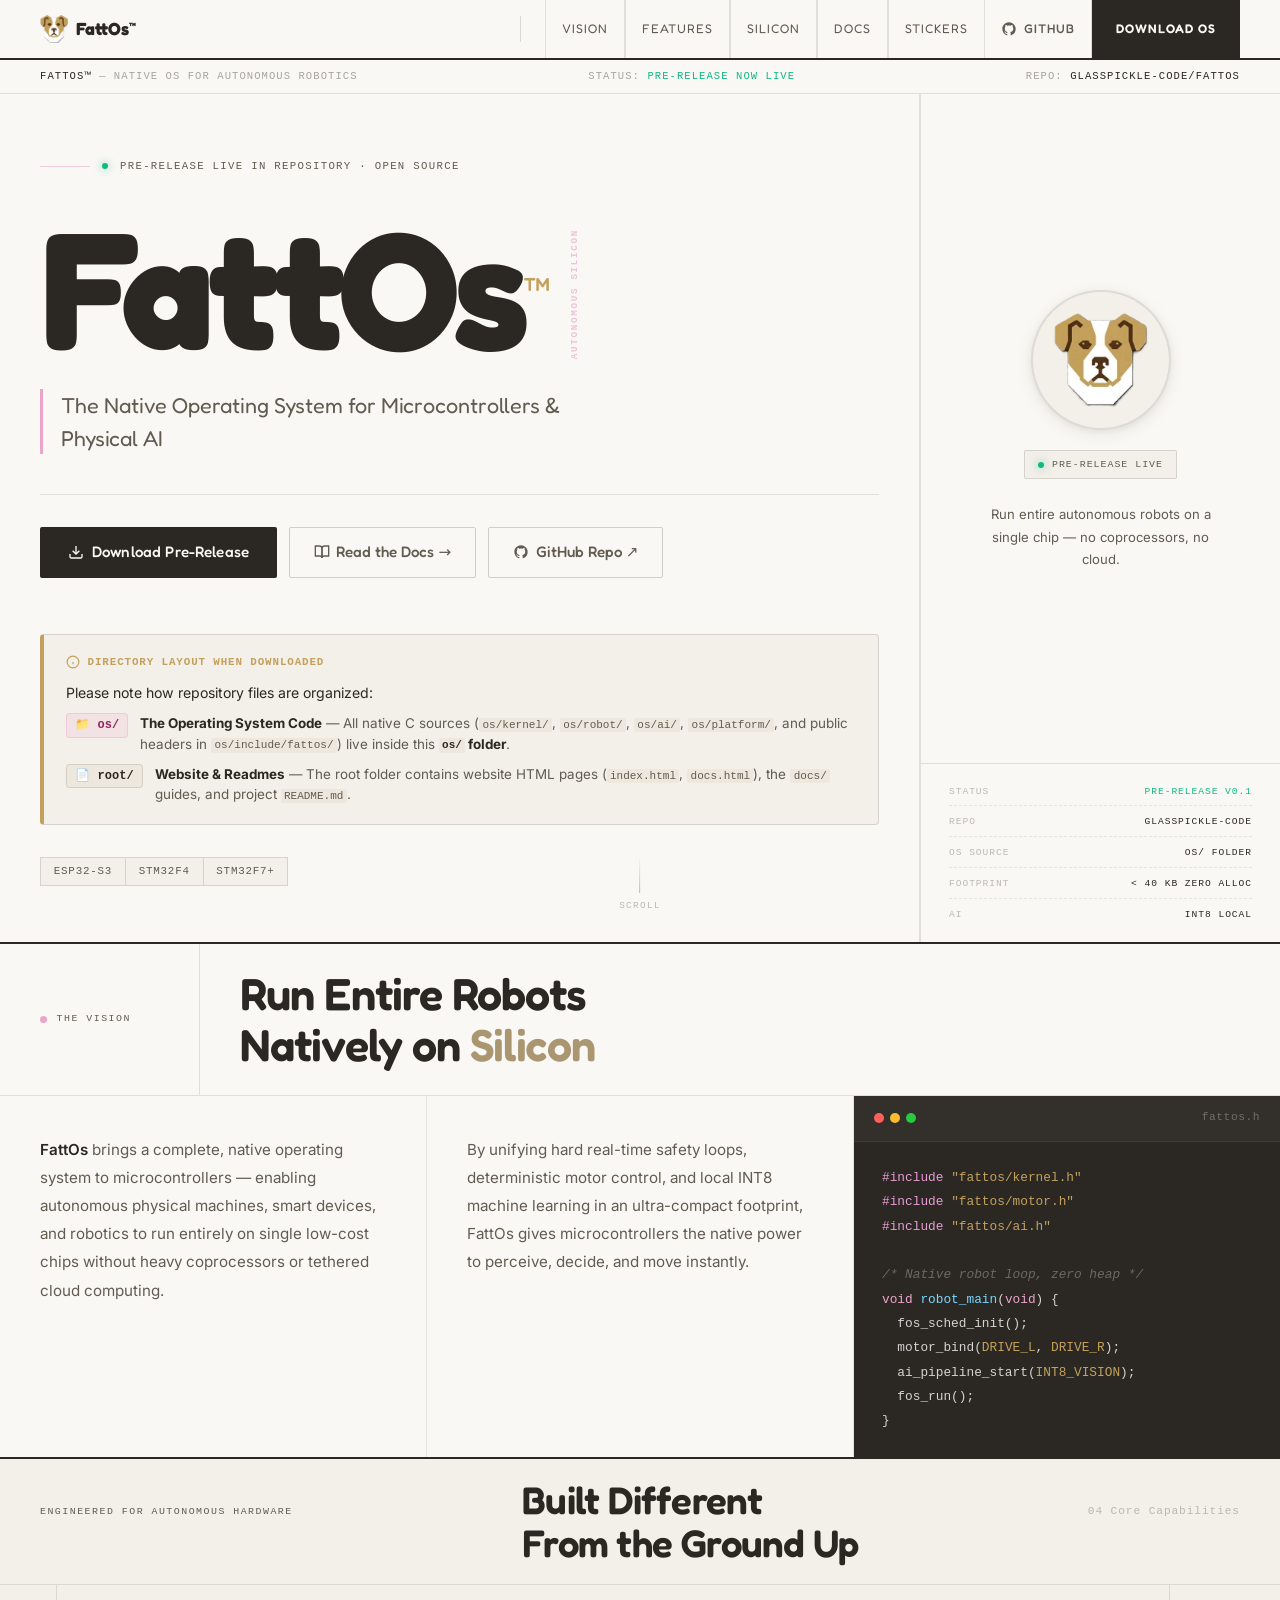
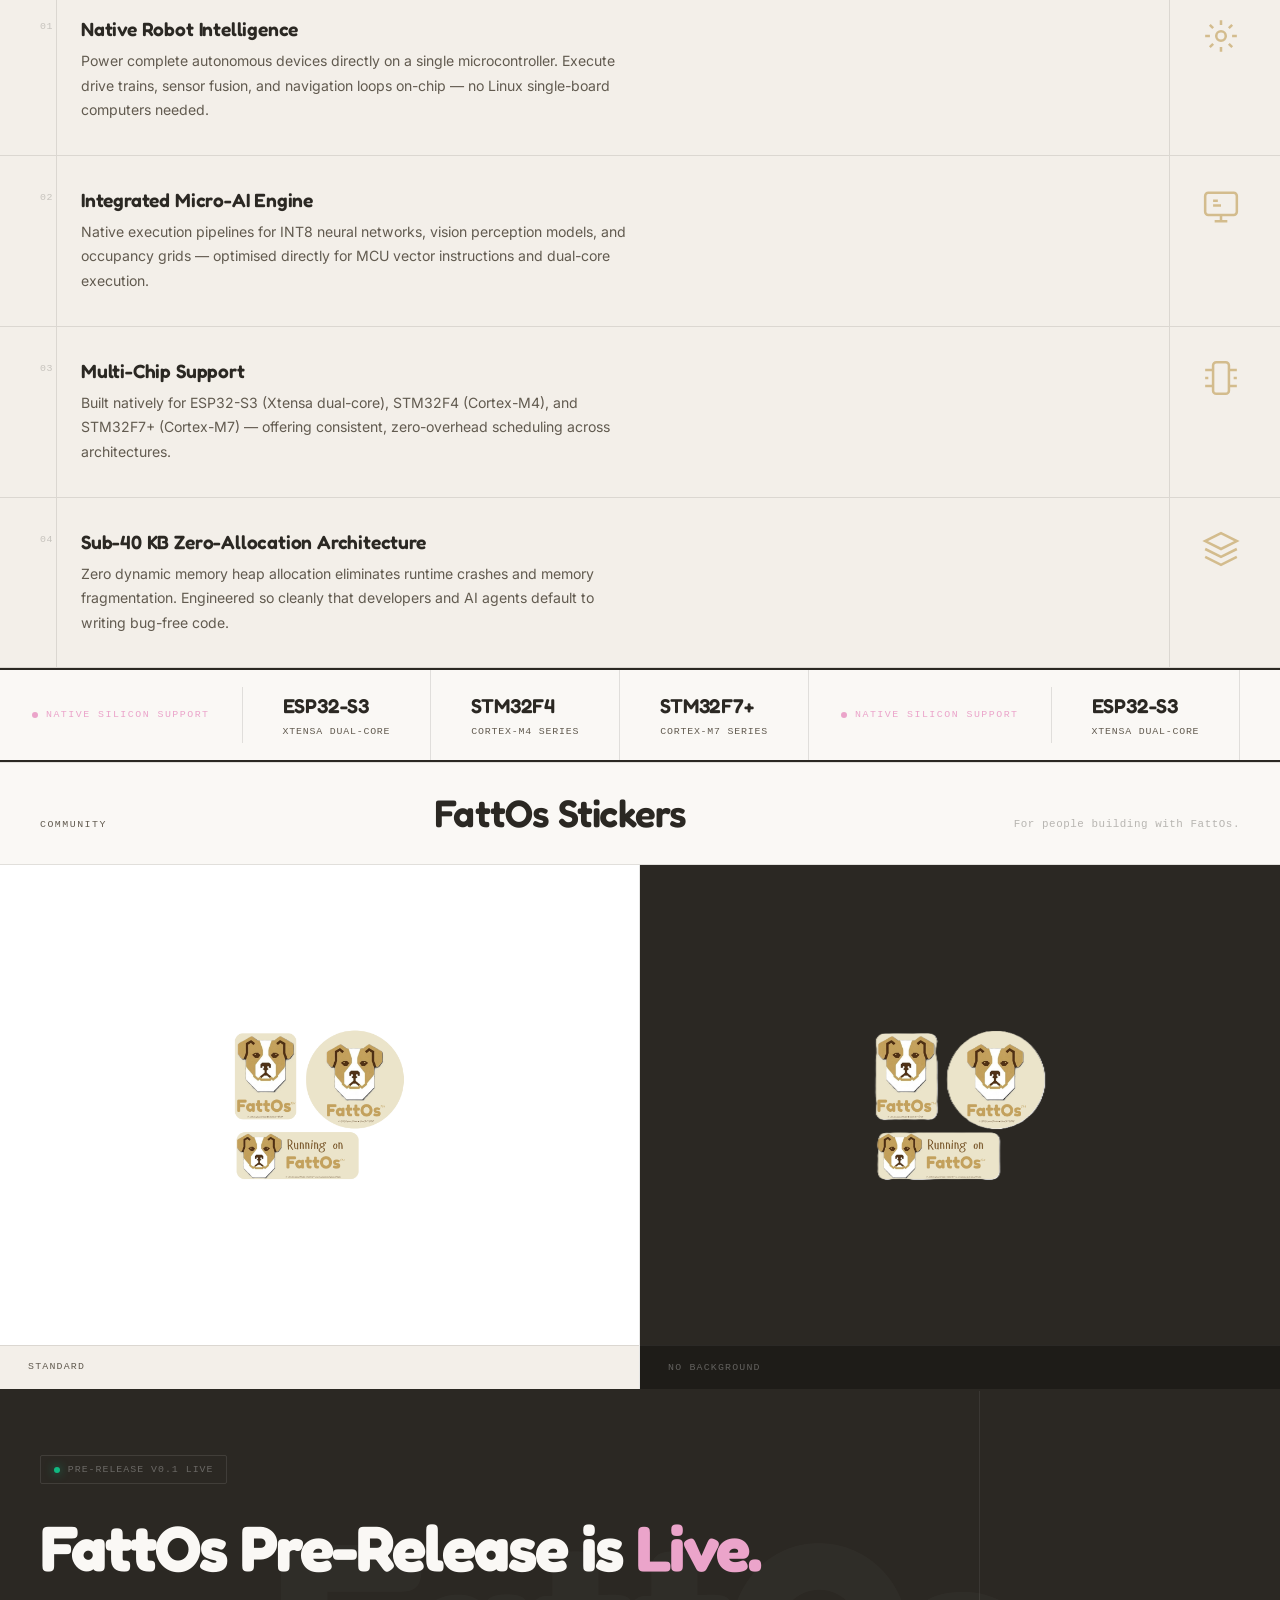
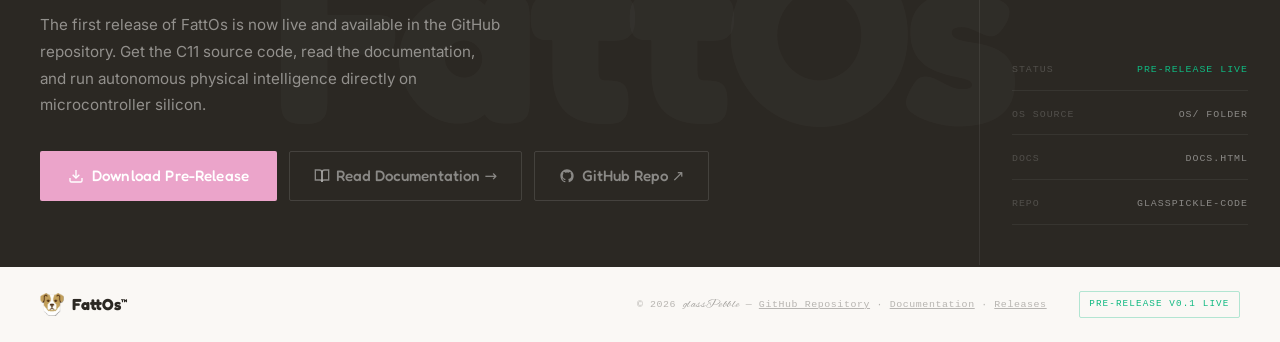
<file: index.html>
<!DOCTYPE html>
<html lang="en">

<head>
    <meta charset="UTF-8">
    <meta name="viewport" content="width=device-width, initial-scale=1.0">
    <title>FattOs&#x2122; &#x2014; The Native OS for Autonomous Robotics</title>
    <meta name="description" content="FattOs is a native operating system for microcontrollers, enabling autonomous robots and physical AI to run entirely on single low-cost chips. Built for ESP32-S3, STM32F4, and STM32F7+.">
    <meta name="google-site-verification" content="dew1viT_vTxwxQNqXb1rSCo1tTMroK54NyOuT3PNh_M" />
    <link rel="preconnect" href="https://fonts.googleapis.com">
    <link rel="preconnect" href="https://fonts.gstatic.com" crossorigin>
    <link href="https://fonts.googleapis.com/css2?family=Alex+Brush&family=Fredoka:wght@300;400;500;600;700&family=Inter:ital,opsz,wght@0,14..32,300;0,14..32,400;0,14..32,500;0,14..32,600;1,14..32,300;1,14..32,400&display=swap" rel="stylesheet">
    <link rel="stylesheet" href="style.css">
</head>

<body>

    <!-- NAV -->
    <nav id="nav" aria-label="Main navigation">
        <div class="nav-inner">
            <a href="#top" class="nav-logo" aria-label="FattOs home">
                <img src="FattOs.png" alt="FattOs logo mark" class="nav-logo-img" width="36" height="36">
                <span class="nav-logo-text">FattOs<sup>&#x2122;</sup></span>
            </a>
            <div class="nav-sep" aria-hidden="true"></div>
            <ul class="nav-links" role="list">
                <li><a href="#vision">Vision</a></li>
                <li><a href="#features">Features</a></li>
                <li><a href="#silicon">Silicon</a></li>
                <li><a href="docs.html">Docs</a></li>
                <li><a href="#stickers">Stickers</a></li>
            </ul>
            <a href="https://github.com/glassPickle-code/fattos" target="_blank" rel="noopener" class="nav-github-link" aria-label="FattOs GitHub Repository" title="FattOs a native autonomous OS for MCUs">
                <svg width="16" height="16" viewBox="0 0 24 24" fill="currentColor"><path fill-rule="evenodd" clip-rule="evenodd" d="M12 2C6.477 2 2 6.484 2 12.017c0 4.425 2.865 8.18 6.839 9.504.5.092.682-.217.682-.483 0-.237-.008-.868-.013-1.703-2.782.605-3.369-1.343-3.369-1.343-.454-1.158-1.11-1.466-1.11-1.466-.908-.62.069-.608.069-.608 1.003.07 1.53 1.032 1.53 1.032.892 1.53 2.341 1.088 2.91.832.092-.647.35-1.088.636-1.338-2.22-.253-4.555-1.113-4.555-4.951 0-1.093.39-1.988 1.029-2.688-.103-.253-.446-1.272.098-2.65 0 0 .84-.27 2.75 1.026A9.564 9.564 0 0112 6.844c.85.004 1.705.115 2.504.337 1.909-1.296 2.747-1.027 2.747-1.027.546 1.379.202 2.398.1 2.651.64.7 1.028 1.595 1.028 2.688 0 3.848-2.339 4.695-4.566 4.943.359.309.678.92.678 1.855 0 1.338-.012 2.419-.012 2.747 0 .268.18.58.688.482A10.019 10.019 0 0022 12.017C22 6.484 17.522 2 12 2z"/></svg>
                <span>GitHub</span>
            </a>
            <a href="https://github.com/glassPickle-code/fattos/archive/refs/heads/main.zip" class="nav-cta" download>Download OS</a>
            <button class="nav-hamburger" id="navHamburger" aria-label="Toggle menu" aria-expanded="false">
                <span></span><span></span><span></span>
            </button>
        </div>
    </nav>

    <!-- HERO -->
    <section id="top" class="hero">

        <!-- dateline strip -->
        <div class="hero-dateline">
            <span class="hero-dateline-item"><strong>FattOs&#x2122;</strong> &mdash; Native OS for Autonomous Robotics</span>
            <span class="hero-dateline-item">Status: <strong style="color: #10b981;">Pre-Release Now Live</strong></span>
            <span class="hero-dateline-item">Repo: <strong>glassPickle-code/fattos</strong></span>
        </div>

        <!-- two-column editorial grid -->
        <div class="hero-grid">

            <!-- LEFT: typographic main column -->
            <div class="hero-main">

                <div class="hero-overline reveal">
                    <span class="hero-overline-rule" aria-hidden="true"></span>
                    <span class="badge-dot badge-dot--live" aria-hidden="true"></span>
                    Pre-Release Live in Repository &middot; Open Source
                </div>

                <div class="hero-title-block">
                    <h1 class="hero-title reveal" style="--d:0.1s">
                        FattOs<span class="tm">&#x2122;</span>
                        <span class="hero-title-deco" aria-hidden="true">Autonomous&nbsp;Silicon</span>
                    </h1>
                    <p class="hero-tagline reveal" style="--d:0.2s">
                        The Native Operating System for&nbsp;Microcontrollers &amp; Physical&nbsp;AI
                    </p>
                </div>

                <div class="hero-bottom reveal" style="--d:0.3s">
                    <div class="hero-actions">
                        <a href="https://github.com/glassPickle-code/fattos/archive/refs/heads/main.zip" class="btn-primary" download title="Download FattOs Pre-Release ZIP">
                            <svg class="btn-icon" viewBox="0 0 24 24" fill="none" stroke="currentColor" stroke-width="2"><path d="M21 15v4a2 2 0 0 1-2 2H5a2 2 0 0 1-2-2v-4"/><polyline points="7 10 12 15 17 10"/><line x1="12" y1="15" x2="12" y2="3"/></svg>
                            Download Pre-Release
                        </a>
                        <a href="docs.html" class="btn-ghost" title="Read FattOs Documentation">
                            <svg class="btn-icon" viewBox="0 0 24 24" fill="none" stroke="currentColor" stroke-width="2"><path d="M2 3h6a4 4 0 0 1 4 4v14a3 3 0 0 0-3-3H2z"/><path d="M22 3h-6a4 4 0 0 0-4 4v14a3 3 0 0 1 3-3h7z"/></svg>
                            Read the Docs &rarr;
                        </a>
                        <a href="https://github.com/glassPickle-code/fattos" target="_blank" rel="noopener" class="btn-ghost" title="View glassPickle-code/fattos on GitHub">
                            <svg class="btn-icon" viewBox="0 0 24 24" fill="currentColor"><path fill-rule="evenodd" clip-rule="evenodd" d="M12 2C6.477 2 2 6.484 2 12.017c0 4.425 2.865 8.18 6.839 9.504.5.092.682-.217.682-.483 0-.237-.008-.868-.013-1.703-2.782.605-3.369-1.343-3.369-1.343-.454-1.158-1.11-1.466-1.11-1.466-.908-.62.069-.608.069-.608 1.003.07 1.53 1.032 1.53 1.032.892 1.53 2.341 1.088 2.91.832.092-.647.35-1.088.636-1.338-2.22-.253-4.555-1.113-4.555-4.951 0-1.093.39-1.988 1.029-2.688-.103-.253-.446-1.272.098-2.65 0 0 .84-.27 2.75 1.026A9.564 9.564 0 0112 6.844c.85.004 1.705.115 2.504.337 1.909-1.296 2.747-1.027 2.747-1.027.546 1.379.202 2.398.1 2.651.64.7 1.028 1.595 1.028 2.688 0 3.848-2.339 4.695-4.566 4.943.359.309.678.92.678 1.855 0 1.338-.012 2.419-.012 2.747 0 .268.18.58.688.482A10.019 10.019 0 0022 12.017C22 6.484 17.522 2 12 2z"/></svg>
                            GitHub Repo &#x2197;
                        </a>
                    </div>

                    <!-- Directory structure explainer card -->
                    <div class="os-folder-card" role="region" aria-label="Directory layout notice">
                        <div class="os-folder-badge">
                            <svg width="14" height="14" viewBox="0 0 24 24" fill="none" stroke="currentColor" stroke-width="2"><circle cx="12" cy="12" r="10"/><line x1="12" y1="16" x2="12" y2="12"/><line x1="12" y1="8" x2="12.01" y2="8"/></svg>
                            <span>Directory Layout When Downloaded</span>
                        </div>
                        <p class="os-folder-text">
                            Please note how repository files are organized:
                        </p>
                        <div class="os-folder-paths">
                            <div class="os-path-item">
                                <span class="os-path-tag os-path-tag--primary">📁 os/</span>
                                <span class="os-path-desc"><strong>The Operating System Code</strong> &mdash; All native C sources (<code>os/kernel/</code>, <code>os/robot/</code>, <code>os/ai/</code>, <code>os/platform/</code>, and public headers in <code>os/include/fattos/</code>) live inside this <strong><code>os/</code> folder</strong>.</span>
                            </div>
                            <div class="os-path-item">
                                <span class="os-path-tag">📄 root/</span>
                                <span class="os-path-desc"><strong>Website &amp; Readmes</strong> &mdash; The root folder contains website HTML pages (<code>index.html</code>, <code>docs.html</code>), the <code>docs/</code> guides, and project <code>README.md</code>.</span>
                            </div>
                        </div>
                    </div>

                    <div class="hero-chips-inline" aria-label="Supported hardware">
                        <span class="chip-ed">ESP32-S3</span>
                        <span class="chip-ed">STM32F4</span>
                        <span class="chip-ed">STM32F7+</span>
                    </div>
                </div>

            </div>

            <!-- RIGHT: sidebar column -->
            <aside class="hero-sidebar">
                <div class="hero-sidebar-top">
                    <div class="hero-logo-wrap reveal">
                        <img src="FattOs.png" alt="FattOs" width="140" height="140" fetchpriority="high">
                    </div>
                    <div class="hero-sidebar-badge reveal" style="--d:0.15s">
                        <span class="badge-dot badge-dot--live"></span>
                        Pre-Release Live
                    </div>
                    <p class="hero-sidebar-desc reveal" style="--d:0.25s">
                        Run entire autonomous robots on a single chip &mdash; no coprocessors, no cloud.
                    </p>
                </div>
                <div class="hero-sidebar-meta">
                    <div class="hero-meta-row"><span>Status</span><strong style="color:#10b981;">Pre-Release v0.1</strong></div>
                    <div class="hero-meta-row"><span>Repo</span><strong>glassPickle-code</strong></div>
                    <div class="hero-meta-row"><span>OS Source</span><strong>os/ folder</strong></div>
                    <div class="hero-meta-row"><span>Footprint</span><strong>&lt; 40 KB Zero Alloc</strong></div>
                    <div class="hero-meta-row"><span>AI</span><strong>INT8 Local</strong></div>
                </div>
            </aside>

        </div><!-- /hero-grid -->

        <div class="hero-scroll-hint" aria-hidden="true">
            <span class="scroll-line"></span>
            <span class="scroll-label">scroll</span>
        </div>
    </section>

    <!-- VISION -->
    <section id="vision" class="vision">
        <div class="vision-header">
            <div class="vision-header-label reveal">The Vision</div>
            <h2 class="vision-header-title reveal" style="--d:0.1s">
                Run Entire Robots<br>Natively on <em>Silicon</em>
            </h2>
        </div>
        <div class="vision-columns">
            <div class="vision-col reveal" style="--d:0.1s">
                <p>
                    <strong>FattOs</strong> brings a complete, native operating system to microcontrollers &mdash; enabling
                    autonomous physical machines, smart devices, and robotics to run entirely on single low-cost chips
                    without heavy coprocessors or tethered cloud computing.
                </p>
            </div>
            <div class="vision-col-rule" aria-hidden="true"></div>
            <div class="vision-col reveal" style="--d:0.2s">
                <p>
                    By unifying hard real-time safety loops, deterministic motor control, and local INT8 machine
                    learning in an ultra-compact footprint, FattOs gives microcontrollers the native power to
                    perceive, decide, and move instantly.
                </p>
            </div>
            <div class="vision-col-rule" aria-hidden="true"></div>
            <div class="vision-col vision-col--code reveal" style="--d:0.0s" aria-hidden="true">
                <div class="code-block">
                    <div class="code-header">
                        <span class="code-dot"></span><span class="code-dot"></span><span class="code-dot"></span>
                        <span class="code-lang">fattos.h</span>
                    </div>
                    <pre class="code-body"><code><span class="c-kw">#include</span> <span class="c-str">"fattos/kernel.h"</span>
<span class="c-kw">#include</span> <span class="c-str">"fattos/motor.h"</span>
<span class="c-kw">#include</span> <span class="c-str">"fattos/ai.h"</span>

<span class="c-cm">/* Native robot loop, zero heap */</span>
<span class="c-type">void</span> <span class="c-fn">robot_main</span>(<span class="c-type">void</span>) {
  fos_sched_init();
  motor_bind(<span class="c-str">DRIVE_L</span>, <span class="c-str">DRIVE_R</span>);
  ai_pipeline_start(<span class="c-str">INT8_VISION</span>);
  fos_run();
}</code></pre>
                </div>
            </div>
        </div>
    </section>

    <!-- FEATURES -->
    <section id="features" class="features">
        <div class="features-header">
            <span class="features-label reveal">Engineered for Autonomous Hardware</span>
            <h2 class="features-title reveal" style="--d:0.1s">Built Different<br>From the Ground Up</h2>
            <span class="features-count reveal" style="--d:0.15s">04 Core Capabilities</span>
        </div>

        <div class="features-list">

            <div class="feature-row reveal" style="--d:0.0s">
                <span class="feature-num">01</span>
                <div class="feature-body">
                    <h3>Native Robot Intelligence</h3>
                    <p>Power complete autonomous devices directly on a single microcontroller. Execute drive trains, sensor fusion, and navigation loops on-chip &mdash; no Linux single-board computers needed.</p>
                </div>
                <div class="feature-icon-col">
                    <div class="feature-icon" aria-hidden="true">
                        <svg viewBox="0 0 24 24" fill="none" stroke="currentColor" stroke-width="1.6">
                            <circle cx="12" cy="12" r="3"/><path d="M12 2v3M12 19v3M2 12h3M19 12h3M4.93 4.93l2.12 2.12M16.95 16.95l2.12 2.12M4.93 19.07l2.12-2.12M16.95 7.05l2.12-2.12"/>
                        </svg>
                    </div>
                </div>
            </div>

            <div class="feature-row reveal" style="--d:0.1s">
                <span class="feature-num">02</span>
                <div class="feature-body">
                    <h3>Integrated Micro-AI Engine</h3>
                    <p>Native execution pipelines for INT8 neural networks, vision perception models, and occupancy grids &mdash; optimised directly for MCU vector instructions and dual-core execution.</p>
                </div>
                <div class="feature-icon-col">
                    <div class="feature-icon" aria-hidden="true">
                        <svg viewBox="0 0 24 24" fill="none" stroke="currentColor" stroke-width="1.6">
                            <rect x="2" y="3" width="20" height="14" rx="2"/><path d="M8 21h8M12 17v4"/><path d="M7 8h3M7 11h5"/>
                        </svg>
                    </div>
                </div>
            </div>

            <div class="feature-row reveal" style="--d:0.2s">
                <span class="feature-num">03</span>
                <div class="feature-body">
                    <h3>Multi-Chip Support</h3>
                    <p>Built natively for ESP32-S3 (Xtensa dual-core), STM32F4 (Cortex-M4), and STM32F7+ (Cortex-M7) &mdash; offering consistent, zero-overhead scheduling across architectures.</p>
                </div>
                <div class="feature-icon-col">
                    <div class="feature-icon" aria-hidden="true">
                        <svg viewBox="0 0 24 24" fill="none" stroke="currentColor" stroke-width="1.6">
                            <rect x="7" y="2" width="10" height="20" rx="2"/><path d="M2 7h5M17 7h5M2 17h5M17 17h5M2 12h2M20 12h2"/>
                        </svg>
                    </div>
                </div>
            </div>

            <div class="feature-row reveal" style="--d:0.3s">
                <span class="feature-num">04</span>
                <div class="feature-body">
                    <h3>Sub-40 KB Zero-Allocation Architecture</h3>
                    <p>Zero dynamic memory heap allocation eliminates runtime crashes and memory fragmentation. Engineered so cleanly that developers and AI agents default to writing bug-free code.</p>
                </div>
                <div class="feature-icon-col">
                    <div class="feature-icon" aria-hidden="true">
                        <svg viewBox="0 0 24 24" fill="none" stroke="currentColor" stroke-width="1.6">
                            <path d="M12 2L2 7l10 5 10-5-10-5z"/><path d="M2 17l10 5 10-5M2 12l10 5 10-5"/>
                        </svg>
                    </div>
                </div>
            </div>

        </div>
    </section>

    <!-- SILICON ticker tape -->
    <section id="silicon" class="silicon" aria-label="Native Silicon Support">
        <div class="silicon-tape" aria-hidden="true">
            <!-- first copy -->
            <div class="silicon-tape-item">
                <div class="silicon-tape-label">Native Silicon Support</div>
                <div class="silicon-chip-card"><span class="scc-name">ESP32-S3</span><span class="scc-sub">Xtensa Dual-Core</span></div>
                <div class="silicon-chip-card"><span class="scc-name">STM32F4</span><span class="scc-sub">Cortex-M4 Series</span></div>
                <div class="silicon-chip-card"><span class="scc-name">STM32F7+</span><span class="scc-sub">Cortex-M7 Series</span></div>
            </div>
            <!-- duplicate for seamless loop -->
            <div class="silicon-tape-item">
                <div class="silicon-tape-label">Native Silicon Support</div>
                <div class="silicon-chip-card"><span class="scc-name">ESP32-S3</span><span class="scc-sub">Xtensa Dual-Core</span></div>
                <div class="silicon-chip-card"><span class="scc-name">STM32F4</span><span class="scc-sub">Cortex-M4 Series</span></div>
                <div class="silicon-chip-card"><span class="scc-name">STM32F7+</span><span class="scc-sub">Cortex-M7 Series</span></div>
            </div>
        </div>
    </section>

    <!-- STICKERS -->
    <section id="stickers" class="stickers">
        <div class="stickers-header">
            <span class="stickers-label reveal">Community</span>
            <h2 class="stickers-title reveal" style="--d:0.1s">FattOs Stickers</h2>
            <span class="stickers-sub reveal" style="--d:0.15s">For people building with FattOs.</span>
        </div>
        <div class="stickers-body">
            <figure class="sticker-frame sticker-light reveal" style="--d:0.2s">
                <img src="FattOs-stickers.png" alt="FattOs sticker on white background" loading="lazy">
                <figcaption>Standard</figcaption>
            </figure>
            <figure class="sticker-frame sticker-dark reveal" style="--d:0.3s">
                <img src="FattOs-stickers-nobg.png" alt="FattOs sticker, transparent background" loading="lazy">
                <figcaption>No Background</figcaption>
            </figure>
        </div>
    </section>

    <!-- CTA -->
    <section id="cta" class="cta">
        <div class="cta-ghost" aria-hidden="true">
            <span class="cta-ghost-text">FattOs</span>
        </div>
        <div class="cta-inner">
            <div class="cta-content reveal">
                <div class="cta-badge">
                    <span class="badge-dot badge-dot--live"></span>
                    Pre-Release v0.1 Live
                </div>
                <h2 class="cta-title">FattOs Pre-Release is <em>Live.</em></h2>
                <p class="cta-sub">
                    The first release of FattOs is now live and available in the GitHub repository.
                    Get the C11 source code, read the documentation, and run autonomous physical intelligence directly on microcontroller silicon.
                </p>
                <div class="cta-actions">
                    <a href="https://github.com/glassPickle-code/fattos/archive/refs/heads/main.zip" class="btn-primary" download title="Download FattOs Pre-Release">
                        <svg class="btn-icon" viewBox="0 0 24 24" fill="none" stroke="currentColor" stroke-width="2"><path d="M21 15v4a2 2 0 0 1-2 2H5a2 2 0 0 1-2-2v-4"/><polyline points="7 10 12 15 17 10"/><line x1="12" y1="15" x2="12" y2="3"/></svg>
                        Download Pre-Release
                    </a>
                    <a href="docs.html" class="btn-ghost" title="Explore Documentation">
                        <svg class="btn-icon" viewBox="0 0 24 24" fill="none" stroke="currentColor" stroke-width="2"><path d="M2 3h6a4 4 0 0 1 4 4v14a3 3 0 0 0-3-3H2z"/><path d="M22 3h-6a4 4 0 0 0-4 4v14a3 3 0 0 1 3-3h7z"/></svg>
                        Read Documentation &rarr;
                    </a>
                    <a href="https://github.com/glassPickle-code/fattos" target="_blank" rel="noopener" class="btn-ghost" title="View GitHub repository">
                        <svg class="btn-icon" viewBox="0 0 24 24" fill="currentColor"><path fill-rule="evenodd" clip-rule="evenodd" d="M12 2C6.477 2 2 6.484 2 12.017c0 4.425 2.865 8.18 6.839 9.504.5.092.682-.217.682-.483 0-.237-.008-.868-.013-1.703-2.782.605-3.369-1.343-3.369-1.343-.454-1.158-1.11-1.466-1.11-1.466-.908-.62.069-.608.069-.608 1.003.07 1.53 1.032 1.53 1.032.892 1.53 2.341 1.088 2.91.832.092-.647.35-1.088.636-1.338-2.22-.253-4.555-1.113-4.555-4.951 0-1.093.39-1.988 1.029-2.688-.103-.253-.446-1.272.098-2.65 0 0 .84-.27 2.75 1.026A9.564 9.564 0 0112 6.844c.85.004 1.705.115 2.504.337 1.909-1.296 2.747-1.027 2.747-1.027.546 1.379.202 2.398.1 2.651.64.7 1.028 1.595 1.028 2.688 0 3.848-2.339 4.695-4.566 4.943.359.309.678.92.678 1.855 0 1.338-.012 2.419-.012 2.747 0 .268.18.58.688.482A10.019 10.019 0 0022 12.017C22 6.484 17.522 2 12 2z"/></svg>
                        GitHub Repo &#x2197;
                    </a>
                </div>
            </div>
            <div class="cta-sidebar" aria-hidden="true">
                <div class="cta-sidebar-line"><span>Status</span><strong style="color:#10b981;">Pre-Release Live</strong></div>
                <div class="cta-sidebar-line"><span>OS Source</span><strong>os/ folder</strong></div>
                <div class="cta-sidebar-line"><span>Docs</span><strong>docs.html</strong></div>
                <div class="cta-sidebar-line"><span>Repo</span><strong>glassPickle-code</strong></div>
            </div>
        </div>
    </section>

    <!-- FOOTER -->
    <footer class="footer">
        <div class="footer-inner">
            <a href="#top" class="footer-logo" aria-label="Back to top">
                <img src="FattOs.png" alt="" width="28" height="28" aria-hidden="true">
                <span>FattOs<sup>&#x2122;</sup></span>
            </a>
            <p class="footer-copy">
                &copy; 2026 <span class="font-alex">glassPebble</span> &mdash; <a href="https://github.com/glassPickle-code/fattos" target="_blank" rel="noopener" style="text-decoration:underline;">GitHub Repository</a> &middot; <a href="docs.html" style="text-decoration:underline;">Documentation</a> &middot; <a href="https://github.com/glassPickle-code/fattos/releases" target="_blank" rel="noopener" style="text-decoration:underline;">Releases</a>
            </p>
            <p class="footer-note" style="border-color: rgba(16,185,129,0.3); color: #10b981;">Pre-Release v0.1 Live</p>
        </div>
    </footer>

    <!-- TOAST -->
    <div id="infoNotice" class="toast" role="status" aria-live="polite" aria-atomic="true" hidden>
        <div class="toast-icon" aria-hidden="true">
            <svg viewBox="0 0 20 20" fill="currentColor">
                <path fill-rule="evenodd" d="M18 10a8 8 0 11-16 0 8 8 0 0116 0zm-7-4a1 1 0 11-2 0 1 1 0 012 0zM9 9a1 1 0 000 2v3a1 1 0 001 1h1a1 1 0 100-2v-3a1 1 0 00-1-1H9z" clip-rule="evenodd"/>
            </svg>
        </div>
        <div class="toast-body">
            <p class="toast-title">FattOs Pre-Release</p>
            <p class="toast-msg">Pre-release is live in the GitHub repo! You can download the code or explore docs.</p>
        </div>
        <button class="toast-close" aria-label="Dismiss" onclick="hideNotice()">
            <svg viewBox="0 0 20 20" fill="currentColor"><path fill-rule="evenodd" d="M4.293 4.293a1 1 0 011.414 0L10 8.586l4.293-4.293a1 1 0 111.414 1.414L11.414 10l4.293 4.293a1 1 0 01-1.414 1.414L10 11.414l-4.293 4.293a1 1 0 01-1.414-1.414L8.586 10 4.293 5.707a1 1 0 010-1.414z" clip-rule="evenodd"/></svg>
        </button>
    </div>

    <script src="main.js"></script>
</body>

</html>
</file>
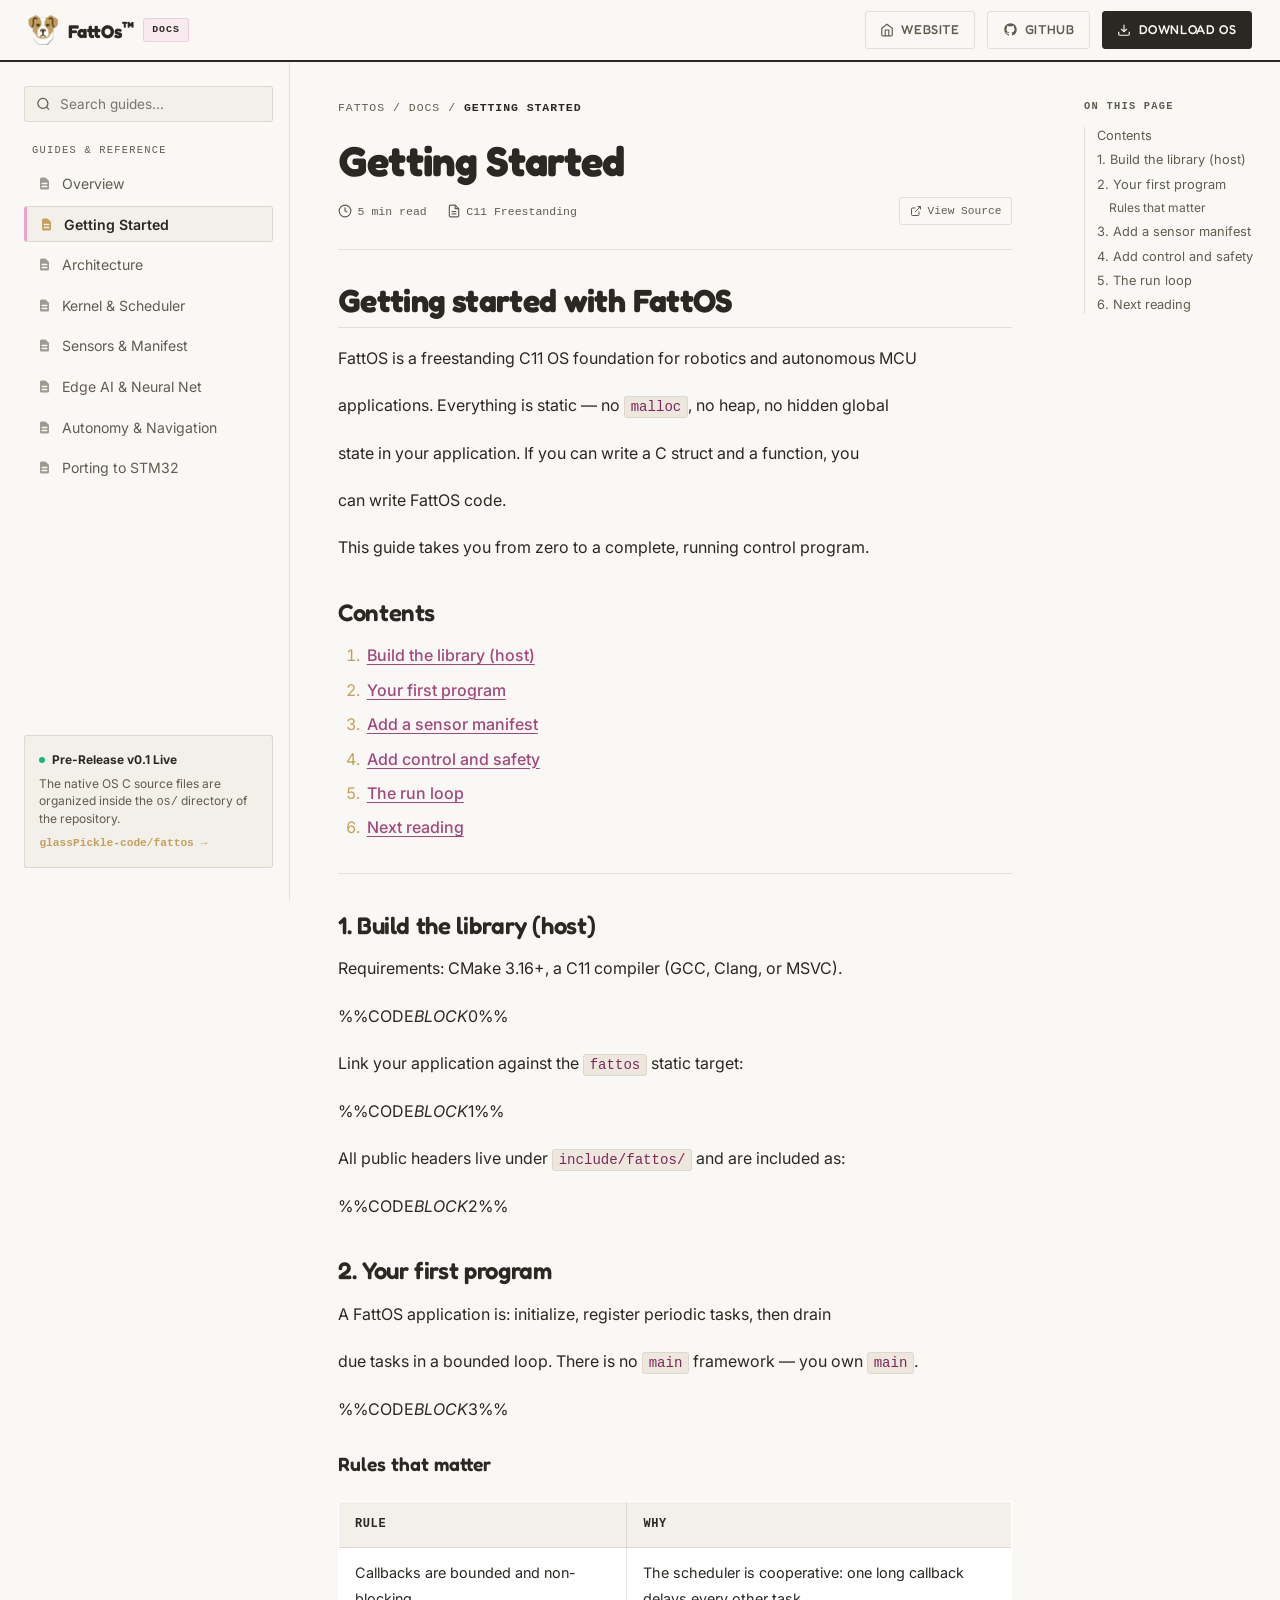
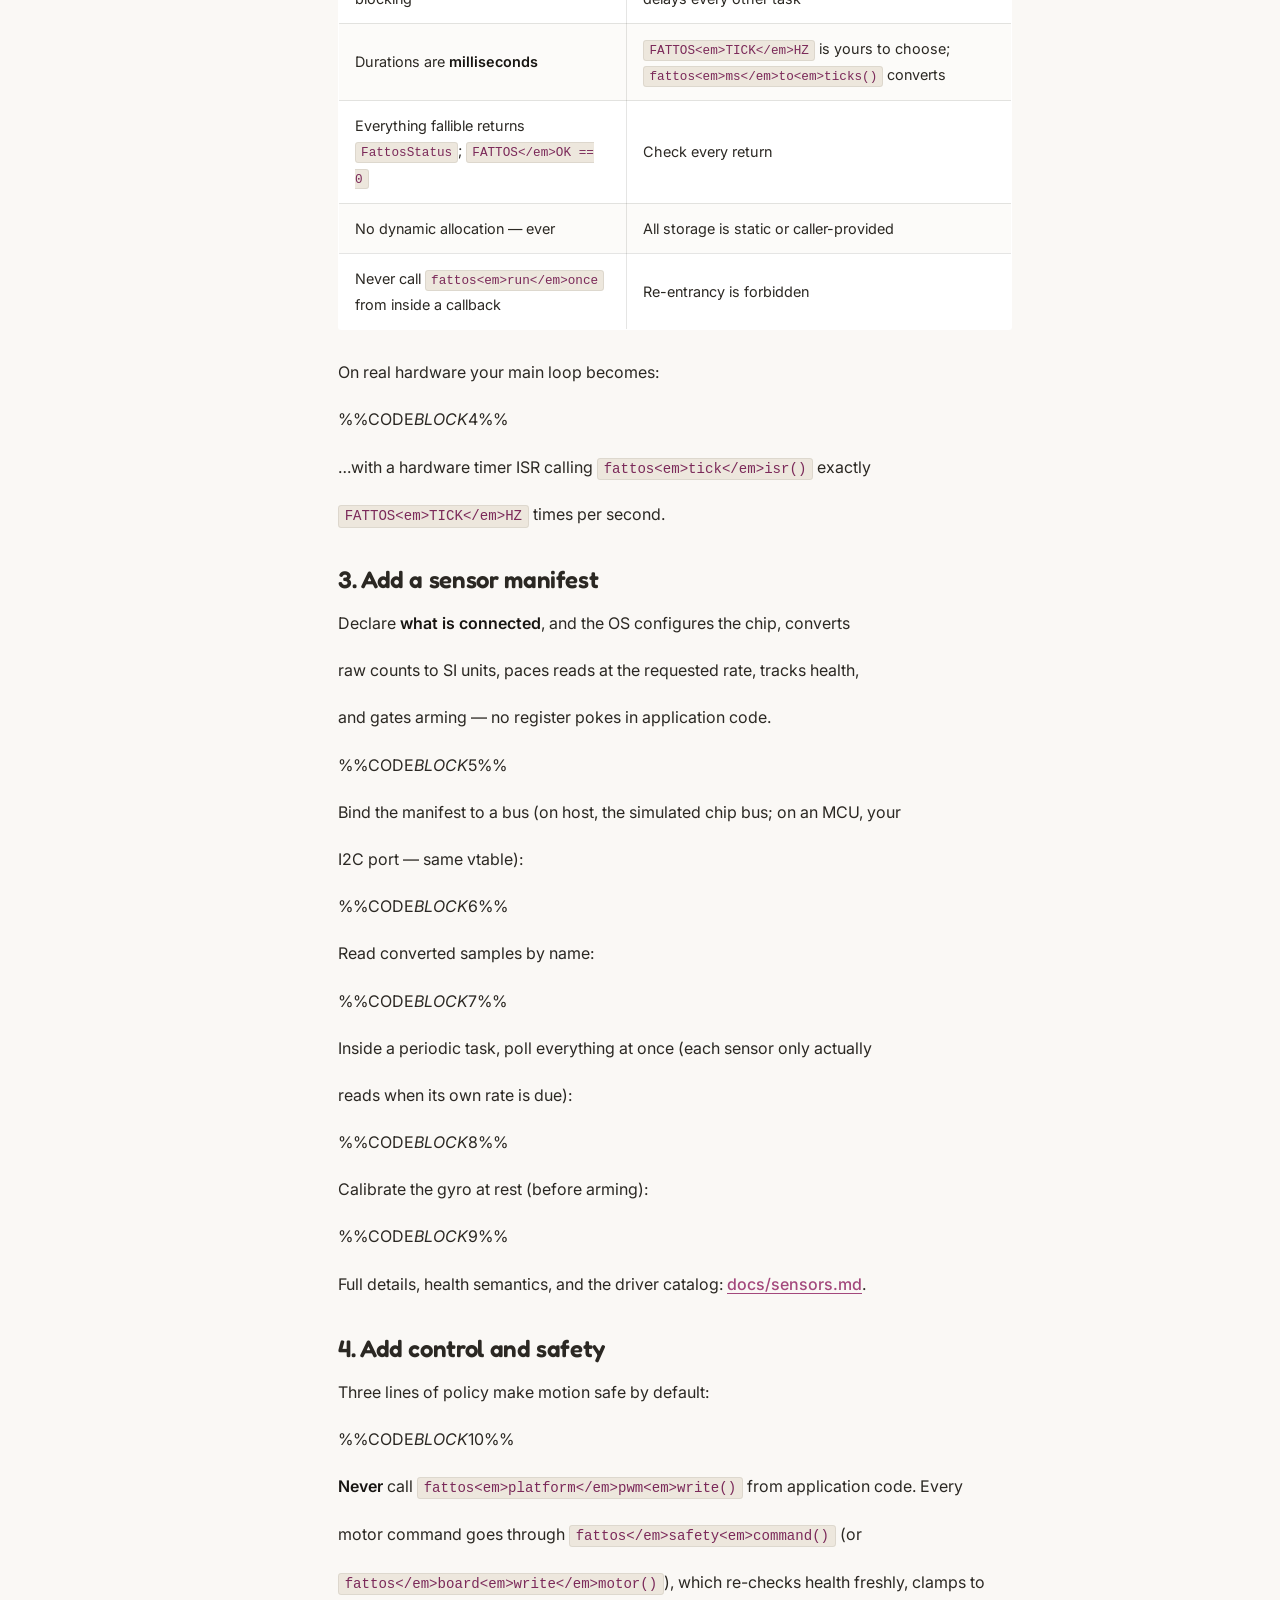
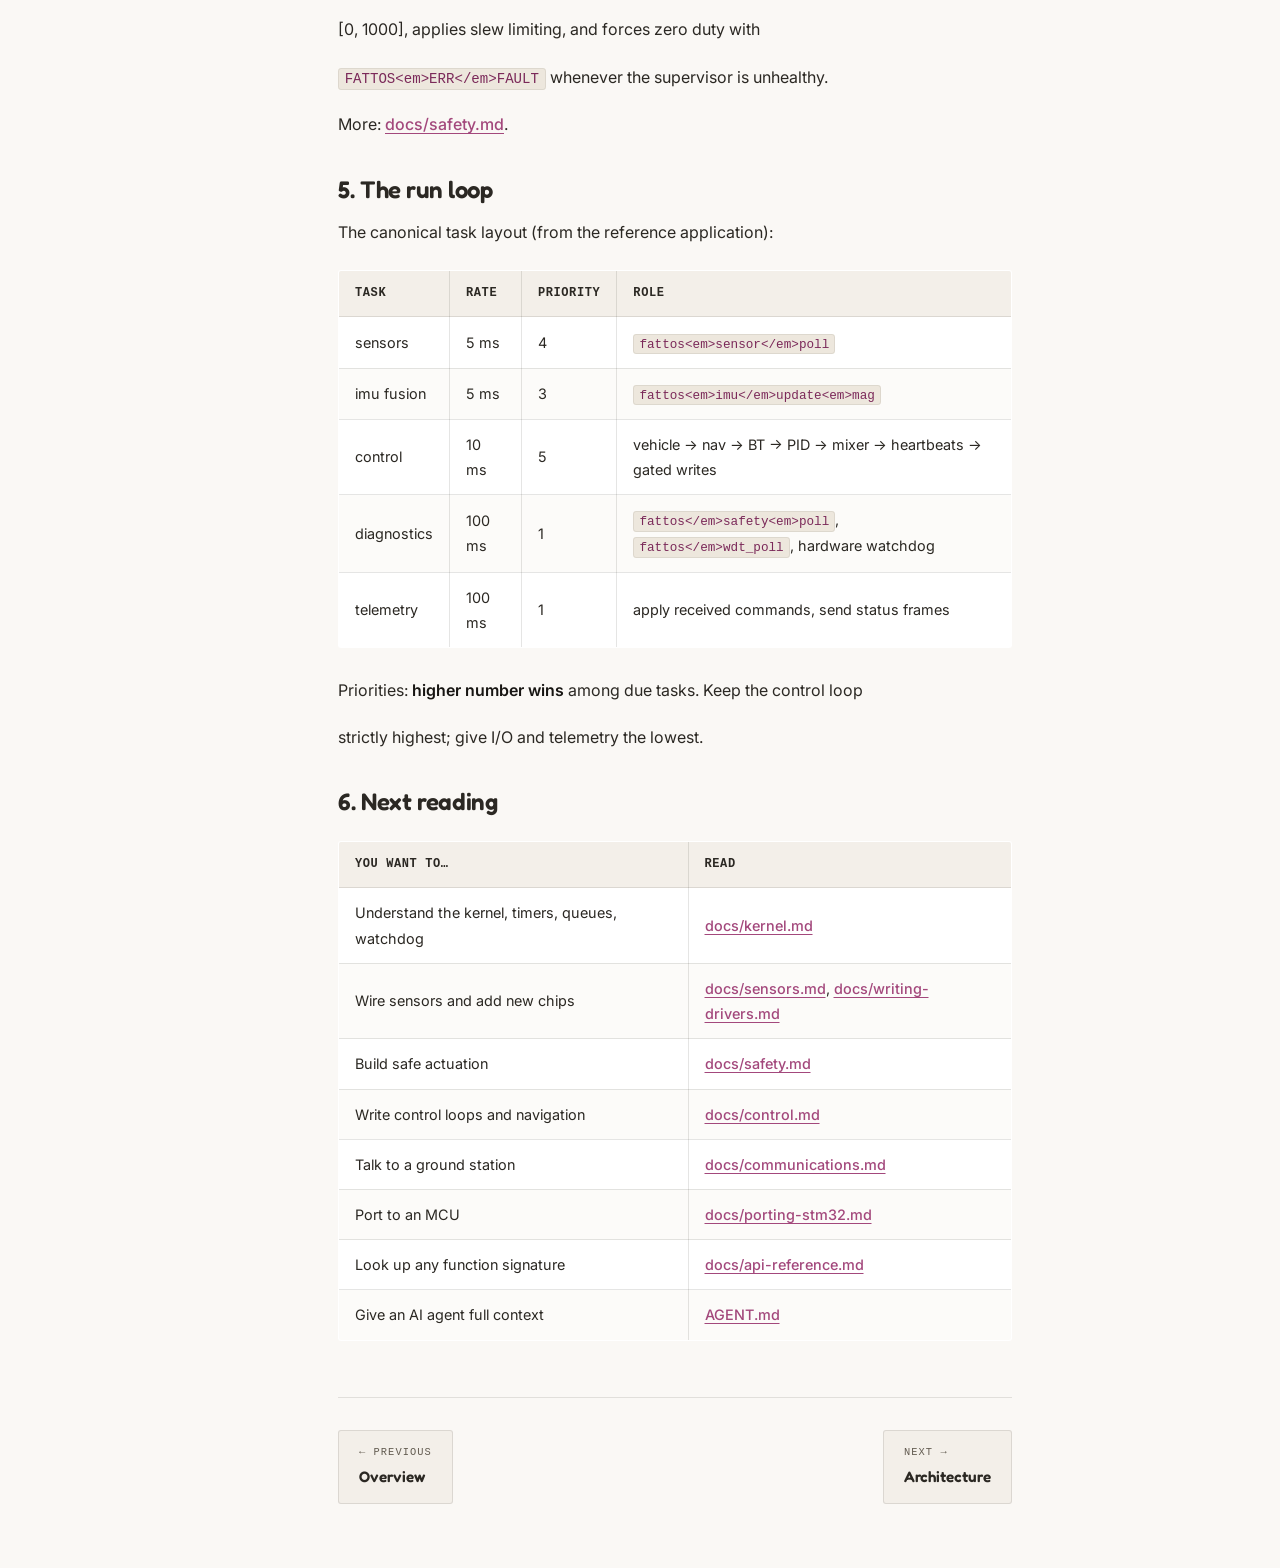
<file: docs.html>
<!DOCTYPE html>
<html lang="en">

<head>
    <meta charset="UTF-8">
    <meta name="viewport" content="width=device-width, initial-scale=1.0">
    <title>Documentation &mdash; FattOs&#x2122; The Native OS for Autonomous Robotics</title>
    <meta name="google-site-verification" content="dew1viT_vTxwxQNqXb1rSCo1tTMroK54NyOuT3PNh_M" />
    <meta name="description" content="Technical documentation and developer guides for FattOs: freestanding C11 operating system for microcontrollers and autonomous robotics.">
    <link rel="preconnect" href="https://fonts.googleapis.com">
    <link rel="preconnect" href="https://fonts.gstatic.com" crossorigin>
    <link href="https://fonts.googleapis.com/css2?family=Alex+Brush&family=Fredoka:wght@300;400;500;600;700&family=Inter:ital,opsz,wght@0,14..32,300;0,14..32,400;0,14..32,500;0,14..32,600;1,14..32,300;1,14..32,400&display=swap" rel="stylesheet">
    <link rel="stylesheet" href="docs.css">
</head>

<body>

    <!-- TOP NAVIGATION -->
    <header class="docs-nav" role="banner">
        <div class="docs-nav-inner">
            <div style="display: flex; align-items: center; gap: 1rem;">
                <button class="mobile-sidebar-toggle" id="mobileSidebarToggle" aria-label="Toggle document list">
                    <svg width="20" height="20" viewBox="0 0 24 24" fill="none" stroke="currentColor" stroke-width="2"><line x1="3" y1="12" x2="21" y2="12"/><line x1="3" y1="6" x2="21" y2="6"/><line x1="3" y1="18" x2="21" y2="18"/></svg>
                </button>
                <a href="index.html" class="docs-brand" aria-label="Back to FattOs home">
                    <img src="FattOs.png" alt="FattOs mark" width="30" height="30">
                    <span class="docs-brand-name">FattOs<sup>&#x2122;</sup></span>
                    <span class="docs-brand-badge">Docs</span>
                </a>
            </div>

            <div class="docs-nav-actions">
                <a href="index.html" class="nav-btn nav-btn-ghost">
                    <svg width="14" height="14" viewBox="0 0 24 24" fill="none" stroke="currentColor" stroke-width="2"><path d="M3 9l9-7 9 7v11a2 2 0 0 1-2 2H5a2 2 0 0 1-2-2z"/><polyline points="9 22 9 12 15 12 15 22"/></svg>
                    <span>Website</span>
                </a>
                <a href="https://github.com/glassPickle-code/fattos" target="_blank" rel="noopener" class="nav-btn nav-btn-ghost" title="glassPickle-code/fattos on GitHub">
                    <svg width="15" height="15" viewBox="0 0 24 24" fill="currentColor"><path fill-rule="evenodd" clip-rule="evenodd" d="M12 2C6.477 2 2 6.484 2 12.017c0 4.425 2.865 8.18 6.839 9.504.5.092.682-.217.682-.483 0-.237-.008-.868-.013-1.703-2.782.605-3.369-1.343-3.369-1.343-.454-1.158-1.11-1.466-1.11-1.466-.908-.62.069-.608.069-.608 1.003.07 1.53 1.032 1.53 1.032.892 1.53 2.341 1.088 2.91.832.092-.647.35-1.088.636-1.338-2.22-.253-4.555-1.113-4.555-4.951 0-1.093.39-1.988 1.029-2.688-.103-.253-.446-1.272.098-2.65 0 0 .84-.27 2.75 1.026A9.564 9.564 0 0112 6.844c.85.004 1.705.115 2.504.337 1.909-1.296 2.747-1.027 2.747-1.027.546 1.379.202 2.398.1 2.651.64.7 1.028 1.595 1.028 2.688 0 3.848-2.339 4.695-4.566 4.943.359.309.678.92.678 1.855 0 1.338-.012 2.419-.012 2.747 0 .268.18.58.688.482A10.019 10.019 0 0022 12.017C22 6.484 17.522 2 12 2z"/></svg>
                    <span>GitHub</span>
                </a>
                <a href="https://github.com/glassPickle-code/fattos/archive/refs/heads/main.zip" class="nav-btn nav-btn-primary" download title="Download FattOs Pre-Release ZIP">
                    <svg width="14" height="14" viewBox="0 0 24 24" fill="none" stroke="currentColor" stroke-width="2"><path d="M21 15v4a2 2 0 0 1-2 2H5a2 2 0 0 1-2-2v-4"/><polyline points="7 10 12 15 17 10"/><line x1="12" y1="15" x2="12" y2="3"/></svg>
                    <span>Download OS</span>
                </a>
            </div>
        </div>
    </header>

    <!-- MAIN TWO-COLUMN DOCUMENTATION LAYOUT -->
    <div class="docs-layout">

        <!-- LEFT SIDEBAR: DOCS NAV LIST -->
        <aside class="docs-sidebar" id="docsSidebar" aria-label="Documentation index">
            <div class="sidebar-search-wrap">
                <svg class="sidebar-search-icon" viewBox="0 0 24 24" fill="none" stroke="currentColor" stroke-width="2"><circle cx="11" cy="11" r="8"/><line x1="21" y1="21" x2="16.65" y2="16.65"/></svg>
                <input type="search" id="docsSearch" class="sidebar-search" placeholder="Search guides..." aria-label="Search guides">
            </div>

            <div>
                <div class="sidebar-heading">Guides &amp; Reference</div>
                <ul class="docs-list" id="docsList" role="list">
                    <!-- Populated dynamically by docs.js without showing .md extensions -->
                </ul>
            </div>

            <div class="sidebar-footer-card">
                <div style="display:flex; align-items:center; gap:0.4rem;">
                    <span style="display:inline-block; width:6px; height:6px; border-radius:50%; background:#10b981;"></span>
                    <strong style="font-size:0.75rem; color:var(--dark);">Pre-Release v0.1 Live</strong>
                </div>
                <p>The native OS C source files are organized inside the <code>os/</code> directory of the repository.</p>
                <a href="https://github.com/glassPickle-code/fattos" target="_blank" rel="noopener">glassPickle-code/fattos &rarr;</a>
            </div>
        </aside>

        <!-- CENTER AREA: ACTIVE DOCUMENT VIEWER -->
        <main class="docs-content-area" id="mainContent" role="main">
            <nav class="docs-breadcrumb" aria-label="Breadcrumb">
                <a href="index.html">FattOs</a>
                <span>/</span>
                <a href="docs.html">Docs</a>
                <span>/</span>
                <span id="breadcrumbDoc" style="color: var(--dark); font-weight:600;">Getting Started</span>
            </nav>

            <div class="docs-header-bar">
                <h1 class="docs-doc-title" id="docTitle">Getting Started</h1>
                <div class="docs-meta-bar">
                    <span class="docs-meta-item">
                        <svg viewBox="0 0 24 24" fill="none" stroke="currentColor" stroke-width="2"><circle cx="12" cy="12" r="10"/><polyline points="12 6 12 12 16 14"/></svg>
                        <span id="readTime">5 min read</span>
                    </span>
                    <span class="docs-meta-item">
                        <svg viewBox="0 0 24 24" fill="none" stroke="currentColor" stroke-width="2"><path d="M14 2H6a2 2 0 0 0-2 2v16a2 2 0 0 0 2 2h12a2 2 0 0 0 2-2V8z"/><polyline points="14 2 14 8 20 8"/><line x1="16" y1="13" x2="8" y2="13"/><line x1="16" y1="17" x2="8" y2="17"/></svg>
                        <span>C11 Freestanding</span>
                    </span>
                    <div class="docs-toolbar">
                        <a id="rawGithubLink" class="toolbar-link" href="https://github.com/glassPickle-code/fattos" target="_blank" rel="noopener">
                            <svg width="12" height="12" viewBox="0 0 24 24" fill="none" stroke="currentColor" stroke-width="2"><path d="M18 13v6a2 2 0 0 1-2 2H5a2 2 0 0 1-2-2V8a2 2 0 0 1 2-2h6"/><polyline points="15 3 21 3 21 9"/><line x1="10" y1="14" x2="21" y2="3"/></svg>
                            <span>View Source</span>
                        </a>
                    </div>
                </div>
            </div>

            <!-- RENDERED CONTENT -->
            <article class="markdown-body" id="markdownContent">
                <!-- Injected by docs.js -->
                <p style="color:var(--muted); font-size:0.95rem;">Loading document...</p>
            </article>

            <!-- PAGINATION PREV / NEXT -->
            <div class="docs-pagination" aria-label="Document pagination">
                <a href="#" id="paginationPrev" class="pagination-btn" style="display:none;">
                    <span class="pagination-label">&larr; Previous</span>
                    <span class="pagination-title">Overview</span>
                </a>
                <a href="#" id="paginationNext" class="pagination-btn" style="margin-left:auto;">
                    <span class="pagination-label">Next &rarr;</span>
                    <span class="pagination-title">Architecture</span>
                </a>
            </div>
        </main>

        <!-- RIGHT ASIDE: ON THIS PAGE (TOC) -->
        <aside class="docs-toc" aria-label="Table of contents">
            <div class="toc-heading">On This Page</div>
            <ul class="toc-list" id="tocList" role="list">
                <!-- Injected by docs.js -->
            </ul>
        </aside>

    </div>

    <!-- SCRIPTS -->
    <script src="docs-data.js"></script>
    <script src="docs.js"></script>
</body>

</html>
</file>
<file: style.css>
/* =======================================================
   FattOs Website - style.css  (Editorial Magazine Redesign)
   Same warm rose/gold/cream palette. New editorial layout.
======================================================= */

/* TOKENS */
:root {
    --rose:   #eba4ca;
    --tan:    #aa9772;
    --gold:   #c3a15d;
    --cream:  #FAF8F5;
    --dark:   #2B2823;
    --muted:  #625B50;
    --cream-2:  #F3EFE9;
    --cream-3:  #EDE7DD;
    --rose-dim: rgba(235,164,202,0.18);
    --gold-dim: rgba(195,161,93,0.12);
    --font-body:   'Inter', system-ui, sans-serif;
    --font-display:'Fredoka', system-ui, sans-serif;
    --font-script: 'Alex Brush', cursive;
    --font-mono:   'Courier New', 'Consolas', monospace;
    --radius-sm: 4px;
    --shadow-sm: 0 1px 3px rgba(43,40,35,0.06);
    --shadow-md: 0 4px 16px rgba(43,40,35,0.08), 0 2px 6px rgba(43,40,35,0.05);
    --shadow-lg: 0 12px 40px rgba(43,40,35,0.10), 0 4px 12px rgba(43,40,35,0.06);
    --nav-h:    60px;
    --rule:     1px solid rgba(43,40,35,0.12);
    --rule-drk: 2px solid var(--dark);
    --ease-out-expo: cubic-bezier(0.16, 1, 0.3, 1);
    --ease-spring:   cubic-bezier(0.34, 1.56, 0.64, 1);
}

/* RESET */
*, *::before, *::after { box-sizing: border-box; margin: 0; padding: 0; }
html { scroll-behavior: smooth; -webkit-text-size-adjust: 100%; }
body {
    font-family: var(--font-body);
    background: var(--cream);
    color: var(--dark);
    -webkit-font-smoothing: antialiased;
    overflow-x: hidden;
    line-height: 1.6;
}
img { max-width: 100%; height: auto; display: block; }
button { font-family: inherit; cursor: pointer; border: none; background: none; }
a { color: inherit; text-decoration: none; }
ul { list-style: none; }
sup { font-size: 0.5em; vertical-align: super; }
::selection { background: var(--rose); color: #fff; }
.font-alex { font-family: var(--font-script); }

/* SCROLL REVEAL */
.reveal {
    opacity: 0;
    transform: translateY(18px);
    transition:
        opacity 0.7s var(--ease-out-expo) var(--d, 0s),
        transform 0.7s var(--ease-out-expo) var(--d, 0s);
}
.reveal.visible { opacity: 1; transform: none; }

/* BUTTONS */
.btn-primary {
    display: inline-flex;
    align-items: center;
    gap: 0.5rem;
    padding: 0.75rem 1.75rem;
    background: var(--dark);
    color: var(--cream);
    font-family: var(--font-display);
    font-size: 0.95rem;
    font-weight: 500;
    border-radius: 2px;
    transition: background 0.22s ease, transform 0.2s var(--ease-spring);
    letter-spacing: 0.01em;
}
.btn-primary:hover { background: var(--rose); transform: translateY(-2px); }
.btn-primary:active { transform: translateY(0); }
.btn-ghost {
    display: inline-flex;
    align-items: center;
    gap: 0.4rem;
    padding: 0.75rem 1.5rem;
    background: transparent;
    color: var(--muted);
    font-family: var(--font-display);
    font-size: 0.95rem;
    font-weight: 500;
    border: 1px solid rgba(43,40,35,0.2);
    border-radius: 2px;
    transition: border-color 0.2s, color 0.2s, transform 0.2s var(--ease-spring);
}
.btn-ghost:hover { border-color: var(--gold); color: var(--gold); transform: translateY(-1px); }

/* BADGE DOT */
.badge-dot {
    display: inline-block;
    width: 6px; height: 6px;
    border-radius: 50%;
    background: var(--rose);
    flex-shrink: 0;
    animation: pulse-dot 2.4s ease-in-out infinite;
}
.badge-dot--amber { background: var(--gold); }
@keyframes pulse-dot {
    0%, 100% { opacity: 1; transform: scale(1); }
    50%       { opacity: 0.4; transform: scale(0.65); }
}

/* NAV */
#nav {
    position: fixed;
    top: 0; left: 0; right: 0;
    z-index: 100;
    height: var(--nav-h);
    background: rgba(250,248,245,0.9);
    -webkit-backdrop-filter: blur(18px) saturate(150%);
    backdrop-filter: blur(18px) saturate(150%);
    border-bottom: var(--rule-drk);
    transition: border-color 0.3s;
}
.nav-inner {
    display: flex;
    align-items: center;
    height: 100%;
    max-width: 1380px;
    padding: 0 2.5rem;
    margin-inline: auto;
}
.nav-logo {
    display: flex;
    align-items: center;
    gap: 0.5rem;
    flex-shrink: 0;
    margin-right: auto;
}
.nav-logo-img { width: 28px; height: 28px; object-fit: contain; border-radius: 4px; }
.nav-logo-text {
    font-family: var(--font-display);
    font-size: 1.1rem;
    font-weight: 700;
    color: var(--dark);
}
.nav-sep {
    width: 1px; height: 26px;
    background: rgba(43,40,35,0.15);
    margin: 0 1.5rem;
    flex-shrink: 0;
}
.nav-links { display: flex; gap: 0; }
.nav-links a {
    font-family: var(--font-display);
    font-size: 0.78rem;
    font-weight: 400;
    letter-spacing: 0.08em;
    text-transform: uppercase;
    color: var(--muted);
    padding: 0 1rem;
    height: var(--nav-h);
    display: flex;
    align-items: center;
    border-right: var(--rule);
    transition: color 0.2s, background 0.2s;
    position: relative;
}
.nav-links a:first-child { border-left: var(--rule); }
.nav-links a::after {
    content: '';
    position: absolute;
    bottom: 0; left: 0; right: 0;
    height: 2px;
    background: var(--rose);
    transform: scaleX(0);
    transition: transform 0.25s var(--ease-out-expo);
}
.nav-links a:hover { color: var(--dark); background: rgba(43,40,35,0.03); }
.nav-links a:hover::after { transform: scaleX(1); }
.nav-cta {
    font-family: var(--font-display);
    font-size: 0.78rem;
    font-weight: 600;
    letter-spacing: 0.08em;
    text-transform: uppercase;
    padding: 0 1.5rem;
    height: var(--nav-h);
    background: var(--dark);
    color: var(--cream);
    display: flex; align-items: center;
    flex-shrink: 0;
    transition: background 0.2s;
}
.nav-cta:hover { background: var(--rose); }
.nav-hamburger { display: none; flex-direction: column; gap: 5px; padding: 6px; }
.nav-hamburger span { display: block; width: 22px; height: 2px; background: var(--dark); border-radius: 1px; transition: transform 0.3s, opacity 0.3s; }
.nav-hamburger[aria-expanded='true'] span:nth-child(1) { transform: translateY(7px) rotate(45deg); }
.nav-hamburger[aria-expanded='true'] span:nth-child(2) { opacity: 0; }
.nav-hamburger[aria-expanded='true'] span:nth-child(3) { transform: translateY(-7px) rotate(-45deg); }

@media (max-width: 768px) {
    .nav-links, .nav-cta, .nav-sep { display: none; }
    .nav-hamburger { display: flex; margin-left: auto; }
    .nav-links.open {
        display: flex; flex-direction: column;
        position: absolute; top: var(--nav-h); left: 0; right: 0;
        background: var(--cream);
        border-bottom: var(--rule-drk);
        padding: 0; gap: 0; margin-left: 0;
    }
    .nav-links.open a {
        border-left: none; border-right: none;
        border-bottom: var(--rule); padding: 1rem 2rem;
        font-size: 1rem; height: auto;
    }
    .nav-links.open a::after { display: none; }
}

/* HERO - split editorial layout */
.hero {
    padding-top: var(--nav-h);
    min-height: 100svh;
    display: flex;
    flex-direction: column;
    position: relative;
    overflow: hidden;
}
.hero-dateline {
    border-bottom: var(--rule);
    display: flex;
    align-items: center;
    justify-content: space-between;
    padding: 0.5rem 2.5rem;
    max-width: 1380px;
    margin-inline: auto;
    width: 100%;
    gap: 2rem;
}
.hero-dateline-item {
    font-family: var(--font-mono);
    font-size: 0.66rem;
    letter-spacing: 0.1em;
    text-transform: uppercase;
    color: rgba(43,40,35,0.4);
}
.hero-dateline-item strong { color: var(--dark); font-weight: normal; }
.hero-grid {
    display: grid;
    grid-template-columns: 1fr 360px;
    max-width: 1380px;
    width: 100%;
    margin-inline: auto;
    flex: 1;
}
.hero-main {
    padding: 4rem 2.5rem 3.5rem;
    border-right: var(--rule);
    display: flex;
    flex-direction: column;
    gap: 2.5rem;
    justify-content: space-between;
}
.hero-overline {
    display: flex;
    align-items: center;
    gap: 0.75rem;
    font-family: var(--font-mono);
    font-size: 0.67rem;
    letter-spacing: 0.12em;
    text-transform: uppercase;
    color: var(--muted);
}
.hero-overline-rule { flex: 0 0 50px; height: 1px; background: var(--rose); opacity: 0.5; }
.hero-title-block { flex: 1; display: flex; flex-direction: column; justify-content: center; }
.hero-title {
    font-family: var(--font-display);
    font-size: clamp(5rem, 13vw, 10.5rem);
    font-weight: 700;
    line-height: 0.88;
    color: var(--dark);
    letter-spacing: -0.035em;
    position: relative;
    width: fit-content;
}
.hero-title .tm { font-size: 0.2em; color: var(--gold); font-weight: 400; letter-spacing: 0; vertical-align: super; position: relative; top: 0.15em; }
.hero-title-deco {
    position: absolute;
    right: -1.8rem; bottom: 0.2em;
    font-family: var(--font-mono);
    font-size: 0.58rem;
    letter-spacing: 0.18em;
    text-transform: uppercase;
    color: var(--rose);
    opacity: 0.65;
    writing-mode: vertical-rl;
    transform: rotate(180deg);
    pointer-events: none;
}
.hero-tagline {
    font-family: var(--font-display);
    font-size: clamp(1rem, 2vw, 1.35rem);
    font-weight: 400;
    color: var(--muted);
    line-height: 1.5;
    max-width: 520px;
    margin-top: 1.75rem;
    padding-left: 1.1rem;
    border-left: 3px solid var(--rose);
}
.hero-bottom {
    display: flex;
    align-items: center;
    justify-content: space-between;
    gap: 2rem;
    flex-wrap: wrap;
    padding-top: 2rem;
    border-top: var(--rule);
}
.hero-actions { display: flex; gap: 0.75rem; flex-wrap: wrap; }
.hero-chips-inline { display: flex; align-items: center; gap: 0; }
.chip-ed {
    font-family: var(--font-mono);
    font-size: 0.68rem;
    letter-spacing: 0.07em;
    color: var(--muted);
    padding: 0.3rem 0.8rem;
    border: 1px solid rgba(43,40,35,0.14);
    border-right: none;
    background: var(--cream-2);
}
.chip-ed:last-child { border-right: 1px solid rgba(43,40,35,0.14); }
.chip-sep { display: none; }

.hero-sidebar {
    display: flex;
    flex-direction: column;
    border-left: var(--rule);
}
.hero-sidebar-top {
    padding: 2.5rem 1.75rem;
    flex: 1;
    display: flex;
    flex-direction: column;
    align-items: center;
    justify-content: center;
    gap: 1.5rem;
    border-bottom: var(--rule);
}
.hero-logo-wrap {
    width: clamp(100px, 14vw, 140px);
    height: clamp(100px, 14vw, 140px);
    border-radius: 50%;
    overflow: hidden;
    background: var(--cream-2);
    border: 2px solid rgba(43,40,35,0.1);
    display: flex; align-items: center; justify-content: center;
    flex-shrink: 0;
    box-shadow: var(--shadow-md);
}
.hero-logo-wrap img { width: 70%; height: 70%; object-fit: contain; }
.hero-sidebar-badge {
    display: inline-flex;
    align-items: center;
    gap: 0.5rem;
    font-family: var(--font-mono);
    font-size: 0.62rem;
    letter-spacing: 0.1em;
    text-transform: uppercase;
    color: var(--muted);
    padding: 0.35rem 0.8rem;
    border: 1px solid rgba(43,40,35,0.15);
    background: var(--cream-2);
    border-radius: 2px;
}
.hero-sidebar-desc {
    font-size: 0.82rem;
    color: var(--muted);
    line-height: 1.7;
    text-align: center;
    max-width: 230px;
}
.hero-sidebar-meta { padding: 1.25rem 1.75rem; display: flex; flex-direction: column; gap: 0.5rem; }
.hero-meta-row {
    display: flex;
    justify-content: space-between;
    font-family: var(--font-mono);
    font-size: 0.6rem;
    letter-spacing: 0.1em;
    text-transform: uppercase;
    color: rgba(43,40,35,0.3);
    border-bottom: 1px dashed rgba(43,40,35,0.1);
    padding-bottom: 0.4rem;
}
.hero-meta-row:last-child { border-bottom: none; padding-bottom: 0; }
.hero-meta-row strong { color: var(--dark); font-weight: 500; }

.hero-scroll-hint {
    position: absolute;
    bottom: 1.75rem; left: 50%;
    transform: translateX(-50%);
    display: flex; flex-direction: column; align-items: center; gap: 0.4rem;
    opacity: 0.3;
    animation: fade-bounce 2.2s ease-in-out infinite;
}
.scroll-line { display: block; width: 1px; height: 36px; background: linear-gradient(to bottom, transparent, var(--dark)); }
.scroll-label { font-family: var(--font-mono); font-size: 0.58rem; letter-spacing: 0.15em; text-transform: uppercase; color: var(--dark); }
@keyframes fade-bounce {
    0%, 100% { opacity: 0.3; transform: translateX(-50%) translateY(0); }
    50%       { opacity: 0.6; transform: translateX(-50%) translateY(5px); }
}

@media (max-width: 860px) {
    .hero-grid { grid-template-columns: 1fr; }
    .hero-main { padding: 3rem 1.5rem; border-right: none; }
    .hero-sidebar { border-left: none; border-top: var(--rule); flex-direction: row; }
    .hero-sidebar-top { flex-direction: row; gap: 1.5rem; align-items: flex-start; justify-content: flex-start; padding: 2rem 1.5rem; border-bottom: none; border-right: var(--rule); flex: 1; }
    .hero-sidebar-desc { text-align: left; }
    .hero-sidebar-meta { justify-content: flex-end; }
    .hero-title-deco { display: none; }
    .hero-dateline { padding: 0.5rem 1.5rem; }
    .hero-dateline-item:nth-child(3) { display: none; }
}
@media (max-width: 580px) {
    .hero-sidebar { flex-direction: column; }
    .hero-sidebar-top { border-right: none; border-bottom: var(--rule); }
    .hero-bottom { flex-direction: column; align-items: flex-start; }
    .hero-chips-inline { display: none; }
}

/* VISION - broadsheet columns */
.vision { border-top: var(--rule-drk); }
.vision-header {
    display: grid;
    grid-template-columns: 200px 1fr;
    border-bottom: var(--rule);
    max-width: 1380px;
    margin-inline: auto;
    width: 100%;
}
.vision-header-label {
    padding: 1.5rem 2.5rem;
    border-right: var(--rule);
    font-family: var(--font-mono);
    font-size: 0.62rem;
    letter-spacing: 0.15em;
    text-transform: uppercase;
    color: var(--muted);
    display: flex; align-items: center; gap: 0.6rem;
}
.vision-header-label::before {
    content: ''; display: block; width: 7px; height: 7px;
    background: var(--rose); border-radius: 50%; flex-shrink: 0;
}
.vision-header-title {
    padding: 1.5rem 2.5rem;
    font-family: var(--font-display);
    font-size: clamp(1.5rem, 3.5vw, 2.8rem);
    font-weight: 600;
    color: var(--dark);
    letter-spacing: -0.02em;
    line-height: 1.15;
}
.vision-header-title em { font-style: normal; color: var(--tan); }
.vision-columns {
    display: grid;
    grid-template-columns: 1fr 1px 1fr 1px 1fr;
    max-width: 1380px;
    margin-inline: auto;
    width: 100%;
}
.vision-col { padding: 2.5rem; }
.vision-col-rule { background: rgba(43,40,35,0.1); align-self: stretch; }
.vision-col p { font-size: 0.95rem; color: var(--muted); line-height: 1.85; }
.vision-col p strong { color: var(--dark); font-weight: 600; }
.vision-col mark { background: none; color: var(--dark); font-weight: 500; border-bottom: 2px solid rgba(195,161,93,0.45); }
.vision-col--code { padding: 0; background: var(--dark); }
.code-block { height: 100%; display: flex; flex-direction: column; overflow: hidden; }
.code-header {
    display: flex; align-items: center; gap: 6px;
    padding: 0.85rem 1.25rem;
    background: rgba(255,255,255,0.04);
    border-bottom: 1px solid rgba(255,255,255,0.06);
    flex-shrink: 0;
}
.code-dot { width: 10px; height: 10px; border-radius: 50%; background: rgba(255,255,255,0.15); }
.code-dot:nth-child(1) { background: #ff6058; }
.code-dot:nth-child(2) { background: #febc2e; }
.code-dot:nth-child(3) { background: #28c840; }
.code-lang { margin-left: auto; font-family: var(--font-mono); font-size: 0.7rem; color: rgba(255,255,255,0.3); letter-spacing: 0.05em; }
.code-body { padding: 1.5rem 1.75rem; overflow-x: auto; flex: 1; }
.code-body code { font-family: var(--font-mono); font-size: 0.8rem; line-height: 1.9; color: rgba(255,255,255,0.8); white-space: pre; }
.c-kw  { color: #e89cd5; }
.c-str { color: #c3a15d; }
.c-cm  { color: rgba(255,255,255,0.3); font-style: italic; }
.c-fn  { color: #78d7ff; }
.c-type{ color: #eba4ca; }

@media (max-width: 960px) {
    .vision-columns { grid-template-columns: 1fr; }
    .vision-col-rule { display: none; }
    .vision-col { padding: 2rem 1.5rem; border-bottom: var(--rule); }
    .vision-col--code { padding: 0; }
    .vision-header { grid-template-columns: 1fr; }
    .vision-header-label { border-right: none; border-bottom: var(--rule); }
    .vision-header-title, .vision-header-label { padding: 1.25rem 1.5rem; }
}

/* FEATURES - newspaper list rows */
.features { border-top: var(--rule-drk); background: var(--cream-2); }
.features-header {
    display: flex; align-items: baseline;
    justify-content: space-between;
    padding: 1.25rem 2.5rem;
    border-bottom: var(--rule);
    max-width: 1380px; margin-inline: auto; width: 100%;
    gap: 2rem; flex-wrap: wrap;
}
.features-label { font-family: var(--font-mono); font-size: 0.62rem; letter-spacing: 0.15em; text-transform: uppercase; color: var(--muted); }
.features-title { font-family: var(--font-display); font-size: clamp(1.5rem, 3vw, 2.4rem); font-weight: 600; color: var(--dark); letter-spacing: -0.02em; line-height: 1.1; }
.features-count { font-family: var(--font-mono); font-size: 0.7rem; color: rgba(43,40,35,0.28); letter-spacing: 0.08em; white-space: nowrap; }
.features-list { max-width: 1380px; margin-inline: auto; width: 100%; }
.feature-row {
    display: grid;
    grid-template-columns: 56px 1fr auto;
    align-items: start;
    border-bottom: var(--rule);
    transition: background 0.2s;
    cursor: default;
}
.feature-row:hover { background: rgba(235,164,202,0.07); }
.feature-num { padding: 2rem 0 2rem 2.5rem; font-family: var(--font-mono); font-size: 0.62rem; color: rgba(43,40,35,0.22); letter-spacing: 0.06em; align-self: start; padding-top: 2.15rem; }
.feature-body { padding: 2rem 2rem 2rem 1.5rem; border-left: var(--rule); border-right: var(--rule); }
.feature-body h3 { font-family: var(--font-display); font-size: 1.2rem; font-weight: 600; color: var(--dark); margin-bottom: 0.5rem; line-height: 1.25; letter-spacing: -0.01em; }
.feature-body p { font-size: 0.88rem; color: var(--muted); line-height: 1.75; max-width: 560px; }
.feature-icon-col { padding: 2rem 2.5rem 2rem 2rem; display: flex; align-items: flex-start; justify-content: flex-end; }
.feature-icon { width: 38px; height: 38px; color: var(--gold); opacity: 0.65; flex-shrink: 0; }
.feature-icon svg { width: 100%; height: 100%; }

@media (max-width: 700px) {
    .feature-row { grid-template-columns: 40px 1fr; }
    .feature-icon-col { display: none; }
    .feature-num { padding: 1.5rem 0 1.5rem 1.5rem; padding-top: 1.65rem; }
    .feature-body { padding: 1.5rem; }
    .features-header { padding: 1rem 1.5rem; }
}

/* SILICON - horizontal ticker tape */
.silicon { border-top: var(--rule-drk); border-bottom: var(--rule-drk); overflow: hidden; position: relative; background: var(--cream); }
.silicon-tape {
    display: flex;
    width: max-content;
    animation: tape-scroll 20s linear infinite;
}
.silicon-tape:hover { animation-play-state: paused; }
.silicon-tape-item { display: flex; align-items: center; flex-shrink: 0; }
.silicon-tape-label {
    padding: 1.25rem 2rem;
    font-family: var(--font-mono);
    font-size: 0.62rem;
    letter-spacing: 0.15em;
    text-transform: uppercase;
    color: var(--rose);
    border-right: var(--rule);
    white-space: nowrap;
    display: flex; align-items: center; gap: 0.5rem;
    flex-shrink: 0;
}
.silicon-tape-label::before { content: ''; width: 6px; height: 6px; background: var(--rose); border-radius: 50%; flex-shrink: 0; animation: pulse-dot 2s ease-in-out infinite; }
.silicon-chip-card {
    padding: 1.25rem 2.5rem;
    display: flex; flex-direction: column; gap: 0.1rem;
    border-right: var(--rule);
}
.scc-name { font-family: var(--font-display); font-size: 1.25rem; font-weight: 600; color: var(--dark); letter-spacing: -0.01em; }
.scc-sub { font-family: var(--font-mono); font-size: 0.62rem; color: var(--muted); letter-spacing: 0.08em; text-transform: uppercase; }
@keyframes tape-scroll {
    from { transform: translateX(0); }
    to   { transform: translateX(-50%); }
}

/* STICKERS */
.stickers { border-top: var(--rule); }
.stickers-header {
    display: flex; align-items: baseline;
    justify-content: space-between;
    padding: 1.25rem 2.5rem;
    border-bottom: var(--rule);
    max-width: 1380px; margin-inline: auto; width: 100%;
    gap: 2rem; flex-wrap: wrap;
}
.stickers-label { font-family: var(--font-mono); font-size: 0.62rem; letter-spacing: 0.15em; text-transform: uppercase; color: var(--muted); }
.stickers-title { font-family: var(--font-display); font-size: clamp(1.5rem, 3vw, 2.4rem); font-weight: 600; color: var(--dark); letter-spacing: -0.02em; }
.stickers-sub { font-family: var(--font-mono); font-size: 0.68rem; color: rgba(43,40,35,0.32); letter-spacing: 0.05em; }
.stickers-body { display: grid; grid-template-columns: 1fr 1fr; max-width: 1380px; margin-inline: auto; width: 100%; }
.sticker-frame { border-right: var(--rule); overflow: hidden; transition: transform 0.35s var(--ease-spring); }
.sticker-frame:last-child { border-right: none; }
.sticker-frame:hover { transform: scale(1.012); }
.sticker-frame img { width: 100%; aspect-ratio: 4/3; object-fit: contain; padding: 3rem; }
.sticker-light { background: #ffffff; }
.sticker-dark  { background: var(--dark); }
.sticker-frame figcaption { display: block; padding: 0.85rem 1.75rem; font-family: var(--font-mono); font-size: 0.62rem; letter-spacing: 0.12em; text-transform: uppercase; color: var(--muted); border-top: var(--rule); background: var(--cream-2); }
.sticker-dark figcaption { background: rgba(0,0,0,0.3); color: rgba(255,255,255,0.3); border-top: 1px solid rgba(255,255,255,0.06); }

@media (max-width: 600px) {
    .stickers-body { grid-template-columns: 1fr; }
    .sticker-frame { border-right: none; border-bottom: var(--rule); }
    .stickers-header { padding: 1rem 1.5rem; }
    .sticker-frame img { aspect-ratio: 1; padding: 2rem; }
}

/* CTA - dark editorial statement */
.cta { border-top: var(--rule-drk); background: var(--dark); color: var(--cream); overflow: hidden; position: relative; }
.cta-ghost {
    position: absolute; inset: 0;
    display: flex; align-items: center; justify-content: center;
    pointer-events: none; overflow: hidden; user-select: none;
}
.cta-ghost-text {
    font-family: var(--font-display);
    font-size: clamp(8rem, 20vw, 18rem);
    font-weight: 700;
    color: rgba(255,255,255,0.025);
    letter-spacing: -0.04em;
    white-space: nowrap; line-height: 1;
}
.cta-inner {
    position: relative; z-index: 1;
    max-width: 1380px; margin-inline: auto; width: 100%;
    display: grid; grid-template-columns: 1fr 300px;
    min-height: 380px;
}
.cta-content {
    padding: 4rem 2.5rem;
    border-right: 1px solid rgba(255,255,255,0.07);
    display: flex; flex-direction: column; justify-content: center; gap: 2rem;
}
.cta-badge {
    display: inline-flex; align-items: center; gap: 0.5rem;
    font-family: var(--font-mono); font-size: 0.62rem; letter-spacing: 0.1em; text-transform: uppercase;
    color: rgba(255,255,255,0.3);
    padding: 0.35rem 0.8rem;
    border: 1px solid rgba(255,255,255,0.1); border-radius: 2px; width: fit-content;
}
.cta-title { font-family: var(--font-display); font-size: clamp(2.5rem, 5vw, 5rem); font-weight: 700; color: var(--cream); letter-spacing: -0.03em; line-height: 1.0; }
.cta-title em { font-style: normal; color: var(--rose); }
.cta-sub { font-size: 0.95rem; color: rgba(250,248,245,0.5); line-height: 1.75; max-width: 460px; }
.cta-actions { display: flex; gap: 0.75rem; flex-wrap: wrap; }
.cta .btn-primary { background: var(--rose); color: #fff; }
.cta .btn-primary:hover { background: var(--gold); }
.cta .btn-ghost { color: rgba(255,255,255,0.45); border-color: rgba(255,255,255,0.12); }
.cta .btn-ghost:hover { color: var(--cream); border-color: rgba(255,255,255,0.35); }
.cta-sidebar { padding: 2.5rem 2rem; display: flex; flex-direction: column; justify-content: flex-end; gap: 1rem; }
.cta-sidebar-line { font-family: var(--font-mono); font-size: 0.62rem; letter-spacing: 0.1em; text-transform: uppercase; color: rgba(255,255,255,0.18); padding-bottom: 0.75rem; border-bottom: 1px solid rgba(255,255,255,0.06); display: flex; justify-content: space-between; }
.cta-sidebar-line strong { color: rgba(255,255,255,0.45); font-weight: 400; }

@media (max-width: 768px) {
    .cta-inner { grid-template-columns: 1fr; }
    .cta-content { padding: 3rem 1.5rem; border-right: none; border-bottom: 1px solid rgba(255,255,255,0.07); }
    .cta-sidebar { padding: 1.75rem 1.5rem; }
}

/* FOOTER */
.footer { border-top: var(--rule-drk); background: var(--cream); }
.footer-inner {
    max-width: 1380px; margin-inline: auto;
    display: grid; grid-template-columns: 1fr auto auto;
    align-items: center; gap: 2rem; padding: 1.5rem 2.5rem;
}
.footer-logo { display: flex; align-items: center; gap: 0.5rem; font-family: var(--font-display); font-size: 1rem; font-weight: 700; color: var(--dark); transition: color 0.2s; }
.footer-logo:hover { color: var(--rose); }
.footer-logo img { width: 24px; height: 24px; object-fit: contain; border-radius: 4px; }
.footer-copy { font-family: var(--font-mono); font-size: 0.62rem; letter-spacing: 0.06em; color: rgba(43,40,35,0.32); text-align: right; }
.footer-copy .font-alex { font-size: 1.2em; color: rgba(43,40,35,0.45); }
.footer-note { font-family: var(--font-mono); font-size: 0.58rem; letter-spacing: 0.12em; text-transform: uppercase; color: rgba(43,40,35,0.22); padding: 0.3rem 0.6rem; border: 1px solid rgba(43,40,35,0.1); border-radius: 2px; }

@media (max-width: 640px) {
    .footer-inner { grid-template-columns: 1fr 1fr; padding: 1.25rem 1.5rem; }
    .footer-logo { grid-column: 1 / -1; }
}

/* TOAST */
.toast {
    position: fixed; bottom: 1.5rem; right: 1.5rem; z-index: 200;
    display: flex; align-items: flex-start; gap: 0.85rem; max-width: 340px;
    background: var(--cream);
    border: 1px solid rgba(43,40,35,0.18);
    border-left: 3px solid var(--rose);
    border-radius: 2px; padding: 1rem 1.25rem;
    box-shadow: var(--shadow-lg);
    animation: toast-in 0.4s var(--ease-spring) both;
}
.toast[hidden] { display: none; }
@keyframes toast-in { from { opacity: 0; transform: translateY(12px) scale(0.96); } to { opacity: 1; transform: none; } }
.toast-icon { flex-shrink: 0; width: 18px; height: 18px; color: var(--gold); margin-top: 1px; }
.toast-icon svg { width: 100%; height: 100%; }
.toast-body { flex: 1; }
.toast-title { font-family: var(--font-display); font-size: 0.88rem; font-weight: 600; color: var(--dark); margin-bottom: 0.2rem; }
.toast-msg { font-size: 0.78rem; color: var(--muted); line-height: 1.55; }
.toast-close { flex-shrink: 0; width: 18px; height: 18px; color: var(--muted); opacity: 0.4; transition: opacity 0.2s; align-self: flex-start; }
.toast-close:hover { opacity: 1; }
.toast-close svg { width: 100%; height: 100%; }

/* REDUCED MOTION */
@media (prefers-reduced-motion: reduce) {
    .reveal { opacity: 1; transform: none; transition: none; }
    .hero-scroll-hint, .badge-dot { animation: none; }
    .silicon-tape { animation: none !important; }
    .btn-primary:hover, .btn-ghost:hover, .sticker-frame:hover { transform: none; }
}

/* LIVE BADGE DOT */
.badge-dot--live {
    background: #10b981 !important;
    box-shadow: 0 0 10px rgba(16, 185, 129, 0.7);
}

/* BUTTON ICONS */
.btn-icon {
    width: 16px;
    height: 16px;
    flex-shrink: 0;
}

/* NAV GITHUB LINK */
.nav-github-link {
    display: inline-flex;
    align-items: center;
    gap: 0.45rem;
    font-family: var(--font-display);
    font-size: 0.78rem;
    font-weight: 500;
    letter-spacing: 0.08em;
    text-transform: uppercase;
    color: var(--muted);
    padding: 0 1rem;
    height: var(--nav-h);
    border-right: var(--rule);
    transition: all 0.2s ease;
}
.nav-github-link:hover {
    color: var(--dark);
    background: rgba(43,40,35,0.03);
}

/* OS FOLDER STRUCTURE NOTICE */
.os-folder-card {
    width: 100%;
    margin-top: 1.5rem;
    padding: 1.2rem 1.4rem;
    background: var(--cream-2);
    border: 1px solid rgba(43,40,35,0.14);
    border-left: 4px solid var(--gold);
    border-radius: var(--radius-sm);
    display: flex;
    flex-direction: column;
    gap: 0.65rem;
}
.os-folder-badge {
    display: inline-flex;
    align-items: center;
    gap: 0.45rem;
    font-family: var(--font-mono);
    font-size: 0.68rem;
    letter-spacing: 0.08em;
    text-transform: uppercase;
    font-weight: 600;
    color: var(--gold);
}
.os-folder-text {
    font-size: 0.88rem;
    color: var(--dark);
    line-height: 1.5;
}
.os-folder-paths {
    display: flex;
    flex-direction: column;
    gap: 0.6rem;
}
.os-path-item {
    display: flex;
    align-items: flex-start;
    gap: 0.75rem;
    font-size: 0.84rem;
    color: var(--muted);
    line-height: 1.5;
}
.os-path-tag {
    font-family: var(--font-mono);
    font-size: 0.75rem;
    font-weight: 600;
    padding: 0.15rem 0.5rem;
    border-radius: var(--radius-sm);
    background: var(--cream-3);
    border: 1px solid rgba(43,40,35,0.12);
    color: var(--dark);
    flex-shrink: 0;
}
.os-path-tag--primary {
    background: var(--rose-dim);
    border-color: rgba(235,164,202,0.4);
    color: #8c2a5e;
}
.os-path-desc strong {
    color: var(--dark);
}
.os-path-desc code {
    font-family: var(--font-mono);
    font-size: 0.82em;
    background: var(--cream-3);
    padding: 0.1em 0.3em;
    border-radius: 2px;
}
</file>
<file: docs.css>
/* =======================================================
   FattOs Documentation Viewer - docs.css
   Editorial Magazine Theme with High-Legibility Technical Layout
======================================================= */

:root {
    --rose:        #eba4ca;
    --rose-dim:    rgba(235,164,202,0.18);
    --gold:        #c3a15d;
    --gold-dim:    rgba(195,161,93,0.12);
    --tan:         #aa9772;
    --cream:       #FAF8F5;
    --cream-2:     #F3EFE9;
    --cream-3:     #EDE7DD;
    --dark:        #2B2823;
    --dark-surface:#22201b;
    --muted:       #625B50;
    --border:      rgba(43,40,35,0.12);
    --border-dark: #2B2823;
    --font-body:   'Inter', system-ui, -apple-system, sans-serif;
    --font-display:'Fredoka', system-ui, sans-serif;
    --font-mono:   'Courier New', 'Consolas', 'Fira Code', monospace;
    --radius-sm:   3px;
    --radius-md:   6px;
    --sidebar-w:   290px;
    --toc-w:       220px;
    --nav-h:       62px;
    --ease-expo:   cubic-bezier(0.16, 1, 0.3, 1);
}

*, *::before, *::after { box-sizing: border-box; margin: 0; padding: 0; }
html { scroll-behavior: smooth; font-size: 16px; }
body {
    font-family: var(--font-body);
    background: var(--cream);
    color: var(--dark);
    line-height: 1.65;
    min-height: 100vh;
    display: flex;
    flex-direction: column;
    -webkit-font-smoothing: antialiased;
}

/* NAVBAR */
.docs-nav {
    position: sticky;
    top: 0;
    z-index: 100;
    height: var(--nav-h);
    background: rgba(250,248,245,0.94);
    -webkit-backdrop-filter: blur(16px);
    backdrop-filter: blur(16px);
    border-bottom: 2px solid var(--border-dark);
}
.docs-nav-inner {
    max-width: 1560px;
    margin: 0 auto;
    height: 100%;
    display: flex;
    align-items: center;
    justify-content: space-between;
    padding: 0 1.75rem;
    gap: 1.5rem;
}
.docs-brand {
    display: flex;
    align-items: center;
    gap: 0.6rem;
    text-decoration: none;
    color: var(--dark);
}
.docs-brand img { width: 30px; height: 30px; object-fit: contain; }
.docs-brand-name {
    font-family: var(--font-display);
    font-size: 1.15rem;
    font-weight: 700;
    color: var(--dark);
}
.docs-brand-badge {
    font-family: var(--font-mono);
    font-size: 0.62rem;
    text-transform: uppercase;
    letter-spacing: 0.1em;
    background: var(--rose-dim);
    color: var(--dark);
    padding: 0.15rem 0.5rem;
    border-radius: var(--radius-sm);
    border: 1px solid rgba(235,164,202,0.45);
    font-weight: 600;
}
.docs-nav-actions {
    display: flex;
    align-items: center;
    gap: 0.75rem;
}
.nav-btn {
    display: inline-flex;
    align-items: center;
    gap: 0.45rem;
    font-family: var(--font-display);
    font-size: 0.8rem;
    font-weight: 500;
    text-transform: uppercase;
    letter-spacing: 0.05em;
    padding: 0.45rem 0.9rem;
    border-radius: var(--radius-sm);
    text-decoration: none;
    transition: all 0.2s ease;
}
.nav-btn-ghost {
    color: var(--muted);
    border: 1px solid var(--border);
    background: transparent;
}
.nav-btn-ghost:hover {
    color: var(--dark);
    border-color: var(--dark);
    background: var(--cream-2);
}
.nav-btn-primary {
    background: var(--dark);
    color: var(--cream);
    border: 1px solid var(--dark);
}
.nav-btn-primary:hover {
    background: var(--rose);
    border-color: var(--rose);
    color: #fff;
}
.mobile-sidebar-toggle {
    display: none;
    background: none;
    border: 1px solid var(--border);
    border-radius: var(--radius-sm);
    padding: 0.4rem 0.6rem;
    cursor: pointer;
    color: var(--dark);
}

/* LAYOUT CONTAINER */
.docs-layout {
    display: flex;
    max-width: 1560px;
    width: 100%;
    margin: 0 auto;
    flex: 1;
    position: relative;
}

/* SIDEBAR */
.docs-sidebar {
    width: var(--sidebar-w);
    flex-shrink: 0;
    border-right: 1px solid var(--border);
    background: var(--cream);
    display: flex;
    flex-direction: column;
    position: sticky;
    top: var(--nav-h);
    height: calc(100vh - var(--nav-h));
    overflow-y: auto;
    padding: 1.5rem 1rem 2rem 1.5rem;
    gap: 1.25rem;
}
.sidebar-search-wrap {
    position: relative;
    width: 100%;
}
.sidebar-search-icon {
    position: absolute;
    left: 0.75rem;
    top: 50%;
    transform: translateY(-50%);
    width: 15px;
    height: 15px;
    color: var(--muted);
    pointer-events: none;
}
.sidebar-search {
    width: 100%;
    font-family: var(--font-body);
    font-size: 0.85rem;
    padding: 0.55rem 0.75rem 0.55rem 2.2rem;
    border: 1px solid var(--border);
    border-radius: var(--radius-sm);
    background: var(--cream-2);
    color: var(--dark);
    outline: none;
    transition: border-color 0.2s, background 0.2s;
}
.sidebar-search:focus {
    border-color: var(--gold);
    background: #fff;
}
.sidebar-heading {
    font-family: var(--font-mono);
    font-size: 0.65rem;
    text-transform: uppercase;
    letter-spacing: 0.12em;
    color: var(--muted);
    margin-bottom: 0.4rem;
    padding-left: 0.5rem;
}
.docs-list {
    list-style: none;
    display: flex;
    flex-direction: column;
    gap: 0.25rem;
}
.docs-item-btn {
    width: 100%;
    display: flex;
    align-items: center;
    gap: 0.6rem;
    padding: 0.55rem 0.75rem;
    border-radius: var(--radius-sm);
    background: transparent;
    border: 1px solid transparent;
    text-align: left;
    cursor: pointer;
    font-family: var(--font-body);
    font-size: 0.88rem;
    color: var(--muted);
    transition: all 0.18s ease;
}
.docs-item-btn:hover {
    color: var(--dark);
    background: var(--cream-2);
}
.docs-item-btn.active {
    color: var(--dark);
    background: var(--cream-2);
    border-color: var(--border);
    border-left: 3px solid var(--rose);
    font-weight: 600;
}
.docs-item-icon {
    width: 15px;
    height: 15px;
    flex-shrink: 0;
    opacity: 0.6;
}
.docs-item-btn.active .docs-item-icon {
    color: var(--gold);
    opacity: 1;
}
.sidebar-footer-card {
    margin-top: auto;
    padding: 0.9rem;
    background: var(--cream-2);
    border: 1px solid var(--border);
    border-radius: var(--radius-sm);
    display: flex;
    flex-direction: column;
    gap: 0.4rem;
}
.sidebar-footer-card p {
    font-size: 0.75rem;
    color: var(--muted);
    line-height: 1.4;
}
.sidebar-footer-card a {
    font-family: var(--font-mono);
    font-size: 0.7rem;
    color: var(--gold);
    text-decoration: none;
    font-weight: 600;
}
.sidebar-footer-card a:hover {
    text-decoration: underline;
    color: var(--dark);
}

/* MAIN CONTENT */
.docs-content-area {
    flex: 1;
    min-width: 0;
    padding: 2.25rem 3rem 4rem;
    max-width: 920px;
}
.docs-breadcrumb {
    font-family: var(--font-mono);
    font-size: 0.72rem;
    letter-spacing: 0.08em;
    text-transform: uppercase;
    color: var(--muted);
    margin-bottom: 1.25rem;
    display: flex;
    align-items: center;
    gap: 0.5rem;
}
.docs-breadcrumb a {
    color: var(--muted);
    text-decoration: none;
}
.docs-breadcrumb a:hover {
    color: var(--dark);
}
.docs-header-bar {
    border-bottom: 1px solid var(--border);
    padding-bottom: 1.5rem;
    margin-bottom: 2rem;
    display: flex;
    flex-direction: column;
    gap: 0.75rem;
}
.docs-doc-title {
    font-family: var(--font-display);
    font-size: clamp(1.8rem, 3.5vw, 2.6rem);
    font-weight: 700;
    color: var(--dark);
    line-height: 1.15;
    letter-spacing: -0.02em;
}
.docs-meta-bar {
    display: flex;
    align-items: center;
    gap: 1.25rem;
    flex-wrap: wrap;
    font-family: var(--font-mono);
    font-size: 0.72rem;
    color: var(--muted);
}
.docs-meta-item {
    display: flex;
    align-items: center;
    gap: 0.35rem;
}
.docs-meta-item svg { width: 14px; height: 14px; }
.docs-toolbar {
    display: flex;
    gap: 0.5rem;
    margin-left: auto;
}
.toolbar-link {
    display: inline-flex;
    align-items: center;
    gap: 0.35rem;
    font-family: var(--font-mono);
    font-size: 0.7rem;
    color: var(--muted);
    border: 1px solid var(--border);
    padding: 0.25rem 0.6rem;
    border-radius: var(--radius-sm);
    text-decoration: none;
    transition: all 0.15s ease;
}
.toolbar-link:hover {
    color: var(--dark);
    border-color: var(--dark);
    background: var(--cream-2);
}

/* RENDERED MARKDOWN TYPOGRAPHY */
.markdown-body {
    font-size: 1rem;
    line-height: 1.75;
    color: var(--dark);
}
.markdown-body h1 {
    font-family: var(--font-display);
    font-size: 2rem;
    font-weight: 700;
    margin: 2rem 0 1rem;
    line-height: 1.2;
    padding-bottom: 0.4rem;
    border-bottom: 1px solid var(--border);
    letter-spacing: -0.02em;
}
.markdown-body h2 {
    font-family: var(--font-display);
    font-size: 1.5rem;
    font-weight: 600;
    margin: 2.2rem 0 0.85rem;
    line-height: 1.3;
    letter-spacing: -0.015em;
    position: relative;
}
.markdown-body h3 {
    font-family: var(--font-display);
    font-size: 1.2rem;
    font-weight: 600;
    margin: 1.75rem 0 0.65rem;
    line-height: 1.4;
}
.markdown-body h4 {
    font-family: var(--font-body);
    font-size: 1.05rem;
    font-weight: 600;
    margin: 1.25rem 0 0.5rem;
}
.markdown-body p {
    margin-bottom: 1.2rem;
}
.markdown-body a {
    color: #a3487c;
    text-decoration: underline;
    text-underline-offset: 3px;
    font-weight: 500;
    transition: color 0.15s;
}
.markdown-body a:hover {
    color: var(--gold);
}
.markdown-body strong {
    font-weight: 600;
    color: #171512;
}
.markdown-body em {
    font-style: italic;
}
.markdown-body hr {
    border: none;
    height: 1px;
    background: var(--border);
    margin: 2rem 0;
}
.markdown-body ul, .markdown-body ol {
    margin: 0.8rem 0 1.2rem 1.6rem;
    display: flex;
    flex-direction: column;
    gap: 0.4rem;
}
.markdown-body ul { list-style: disc; }
.markdown-body ol { list-style: decimal; }
.markdown-body li {
    padding-left: 0.2rem;
}
.markdown-body li::marker {
    color: var(--gold);
}

/* INLINE CODE & CODE BLOCKS */
.markdown-body code {
    font-family: var(--font-mono);
    font-size: 0.88em;
    background: var(--cream-3);
    color: #7b2959;
    padding: 0.15em 0.4em;
    border-radius: var(--radius-sm);
    border: 1px solid rgba(43,40,35,0.08);
}
.code-block-wrapper {
    position: relative;
    margin: 1.5rem 0 1.75rem;
    border-radius: var(--radius-md);
    background: #1e1c18;
    color: #f7f5f0;
    border: 1px solid rgba(255,255,255,0.08);
    overflow: hidden;
    box-shadow: 0 4px 18px rgba(0,0,0,0.12);
}
.code-block-header {
    display: flex;
    align-items: center;
    justify-content: space-between;
    padding: 0.5rem 1rem;
    background: rgba(255,255,255,0.04);
    border-bottom: 1px solid rgba(255,255,255,0.08);
}
.code-lang-tag {
    font-family: var(--font-mono);
    font-size: 0.7rem;
    text-transform: uppercase;
    letter-spacing: 0.1em;
    color: var(--tan);
}
.code-copy-btn {
    display: inline-flex;
    align-items: center;
    gap: 0.35rem;
    font-family: var(--font-mono);
    font-size: 0.68rem;
    color: rgba(255,255,255,0.6);
    background: rgba(255,255,255,0.06);
    border: 1px solid rgba(255,255,255,0.12);
    border-radius: var(--radius-sm);
    padding: 0.25rem 0.55rem;
    cursor: pointer;
    transition: all 0.15s ease;
}
.code-copy-btn:hover {
    color: #fff;
    background: rgba(255,255,255,0.14);
}
.code-copy-btn.copied {
    color: #10b981;
    border-color: #10b981;
}
.code-block-wrapper pre {
    padding: 1.15rem 1.25rem;
    overflow-x: auto;
    font-family: var(--font-mono);
    font-size: 0.88rem;
    line-height: 1.6;
    margin: 0;
}
.code-block-wrapper pre code {
    background: none;
    border: none;
    padding: 0;
    color: inherit;
    font-size: inherit;
    white-space: pre;
}

/* SYNTAX HIGHLIGHTING (C / Shell / CMake) */
.c-kw { color: #f472b6; font-weight: 500; }
.c-type { color: #38bdf8; }
.c-str { color: #fde047; }
.c-fn { color: #a78bfa; }
.c-cm { color: #78716c; font-style: italic; }
.c-num { color: #fb923c; }

/* TABLES */
.markdown-body table {
    width: 100%;
    border-collapse: collapse;
    margin: 1.5rem 0 1.75rem;
    font-size: 0.9rem;
    border: 1px solid var(--border);
    background: #fff;
    border-radius: var(--radius-sm);
    overflow: hidden;
}
.markdown-body th, .markdown-body td {
    padding: 0.75rem 1rem;
    text-align: left;
    border-bottom: 1px solid var(--border);
    border-right: 1px solid var(--border);
}
.markdown-body th:last-child, .markdown-body td:last-child {
    border-right: none;
}
.markdown-body th {
    background: var(--cream-2);
    font-family: var(--font-mono);
    font-size: 0.75rem;
    letter-spacing: 0.05em;
    text-transform: uppercase;
    font-weight: 600;
    color: var(--dark);
}
.markdown-body tr:last-child td {
    border-bottom: none;
}
.markdown-body tbody tr:nth-child(even) {
    background: rgba(250,248,245,0.6);
}

/* BLOCKQUOTES & CALLOUTS */
.markdown-body blockquote {
    margin: 1.5rem 0;
    padding: 0.9rem 1.25rem;
    border-left: 4px solid var(--gold);
    background: var(--gold-dim);
    color: var(--dark);
    border-radius: 0 var(--radius-sm) var(--radius-sm) 0;
    font-size: 0.95rem;
}
.markdown-body blockquote p:last-child {
    margin-bottom: 0;
}

/* PAGINATION FOOTER */
.docs-pagination {
    display: flex;
    justify-content: space-between;
    gap: 1.5rem;
    margin-top: 3.5rem;
    padding-top: 2rem;
    border-top: 1px solid var(--border);
}
.pagination-btn {
    display: flex;
    flex-direction: column;
    padding: 0.85rem 1.25rem;
    border: 1px solid var(--border);
    border-radius: var(--radius-sm);
    text-decoration: none;
    color: var(--dark);
    background: var(--cream-2);
    transition: all 0.2s ease;
    max-width: 48%;
}
.pagination-btn:hover {
    border-color: var(--gold);
    background: #fff;
    transform: translateY(-2px);
}
.pagination-label {
    font-family: var(--font-mono);
    font-size: 0.65rem;
    text-transform: uppercase;
    letter-spacing: 0.1em;
    color: var(--muted);
    margin-bottom: 0.2rem;
}
.pagination-title {
    font-family: var(--font-display);
    font-size: 0.95rem;
    font-weight: 600;
}

/* RIGHT TOC (ON THIS PAGE) */
.docs-toc {
    width: var(--toc-w);
    flex-shrink: 0;
    padding: 2.25rem 1rem 2rem 1.5rem;
    position: sticky;
    top: var(--nav-h);
    height: calc(100vh - var(--nav-h));
    overflow-y: auto;
    display: flex;
    flex-direction: column;
    gap: 0.75rem;
}
.toc-heading {
    font-family: var(--font-mono);
    font-size: 0.65rem;
    text-transform: uppercase;
    letter-spacing: 0.12em;
    color: var(--muted);
    font-weight: 600;
}
.toc-list {
    list-style: none;
    display: flex;
    flex-direction: column;
    gap: 0.4rem;
    font-size: 0.8rem;
    border-left: 1px solid var(--border);
    padding-left: 0.75rem;
}
.toc-link {
    color: var(--muted);
    text-decoration: none;
    line-height: 1.4;
    transition: color 0.15s;
    display: block;
}
.toc-link:hover, .toc-link.active {
    color: var(--dark);
    font-weight: 500;
}
.toc-link.h3 {
    padding-left: 0.75rem;
    font-size: 0.75rem;
}

/* RESPONSIVE */
@media (max-width: 1200px) {
    .docs-toc { display: none; }
    .docs-content-area { max-width: 100%; }
}

@media (max-width: 860px) {
    .mobile-sidebar-toggle { display: inline-flex; }
    .docs-sidebar {
        position: fixed;
        left: 0;
        top: var(--nav-h);
        bottom: 0;
        z-index: 99;
        transform: translateX(-100%);
        transition: transform 0.25s var(--ease-expo);
        box-shadow: 4px 0 24px rgba(0,0,0,0.1);
        width: 280px;
    }
    .docs-sidebar.open {
        transform: translateX(0);
    }
    .docs-content-area {
        padding: 1.75rem 1.25rem 3rem;
    }
    .docs-pagination {
        flex-direction: column;
    }
    .pagination-btn {
        max-width: 100%;
    }
}
</file>
